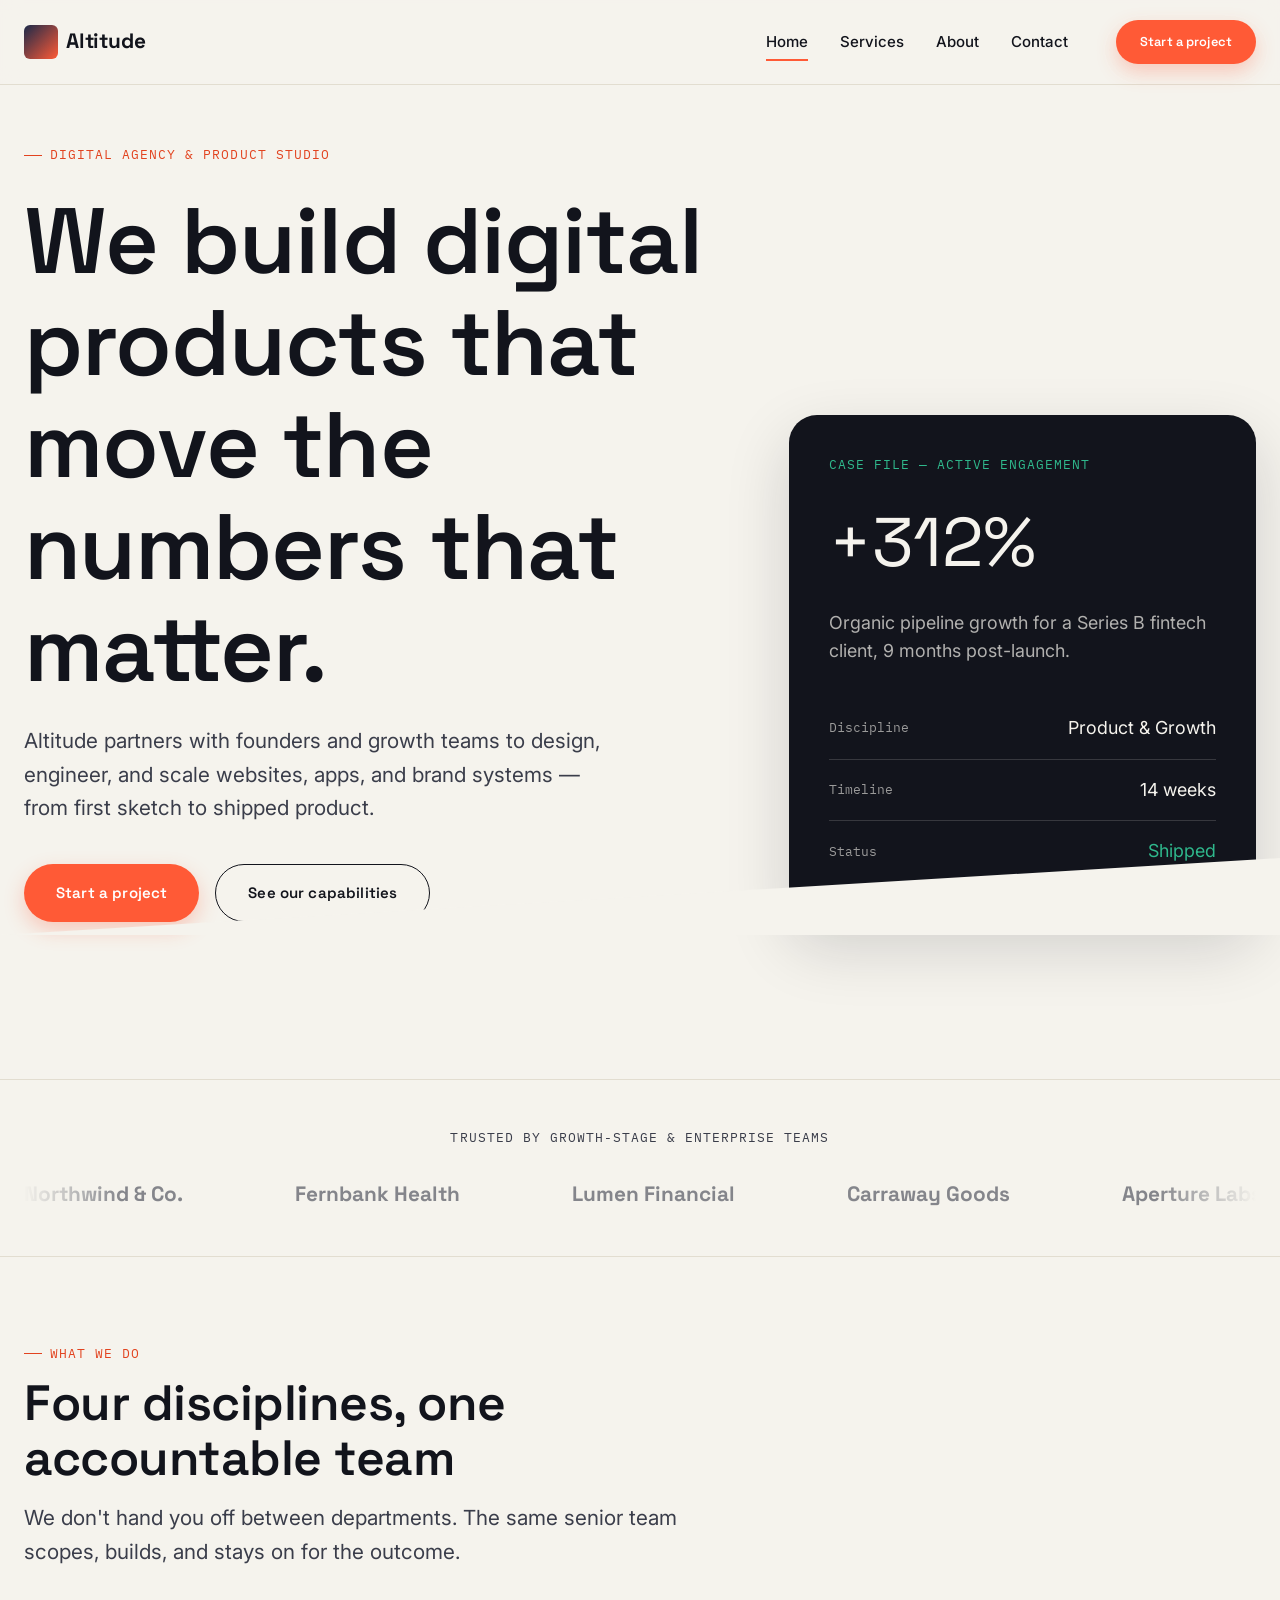
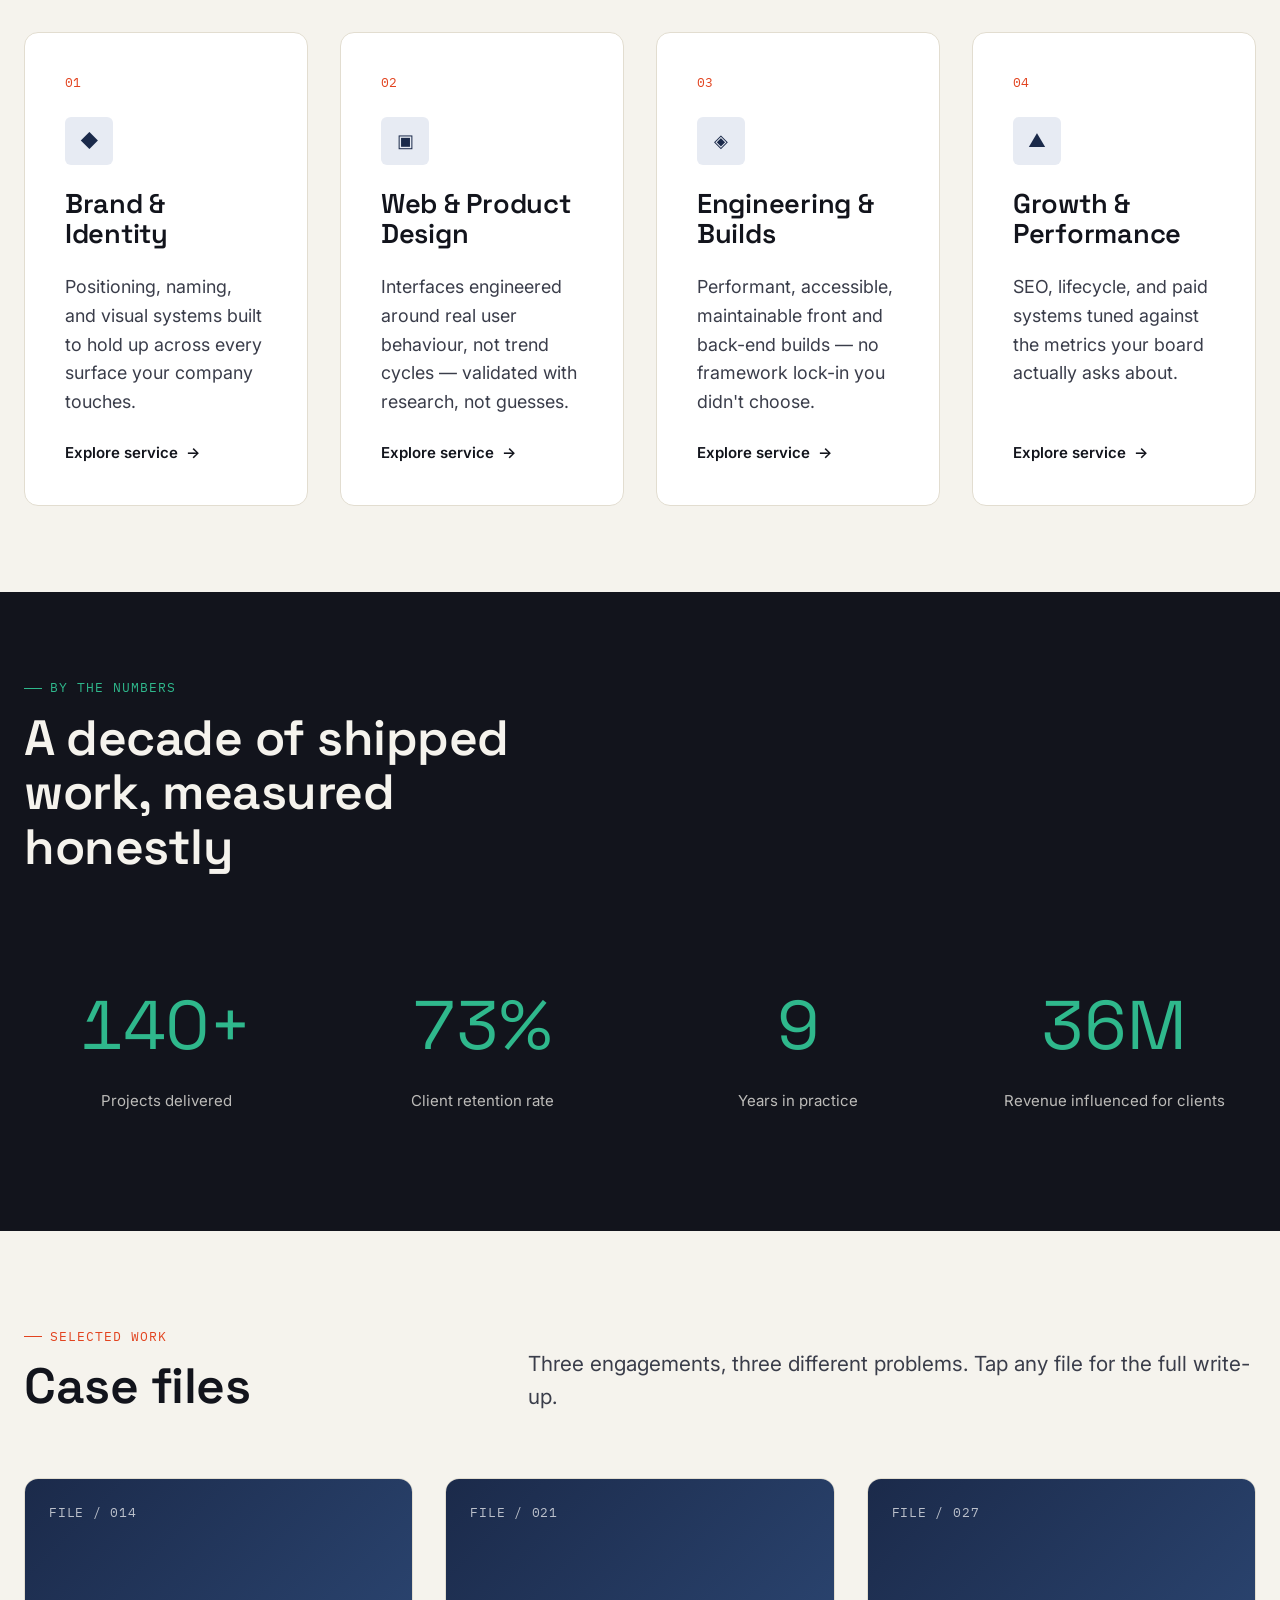
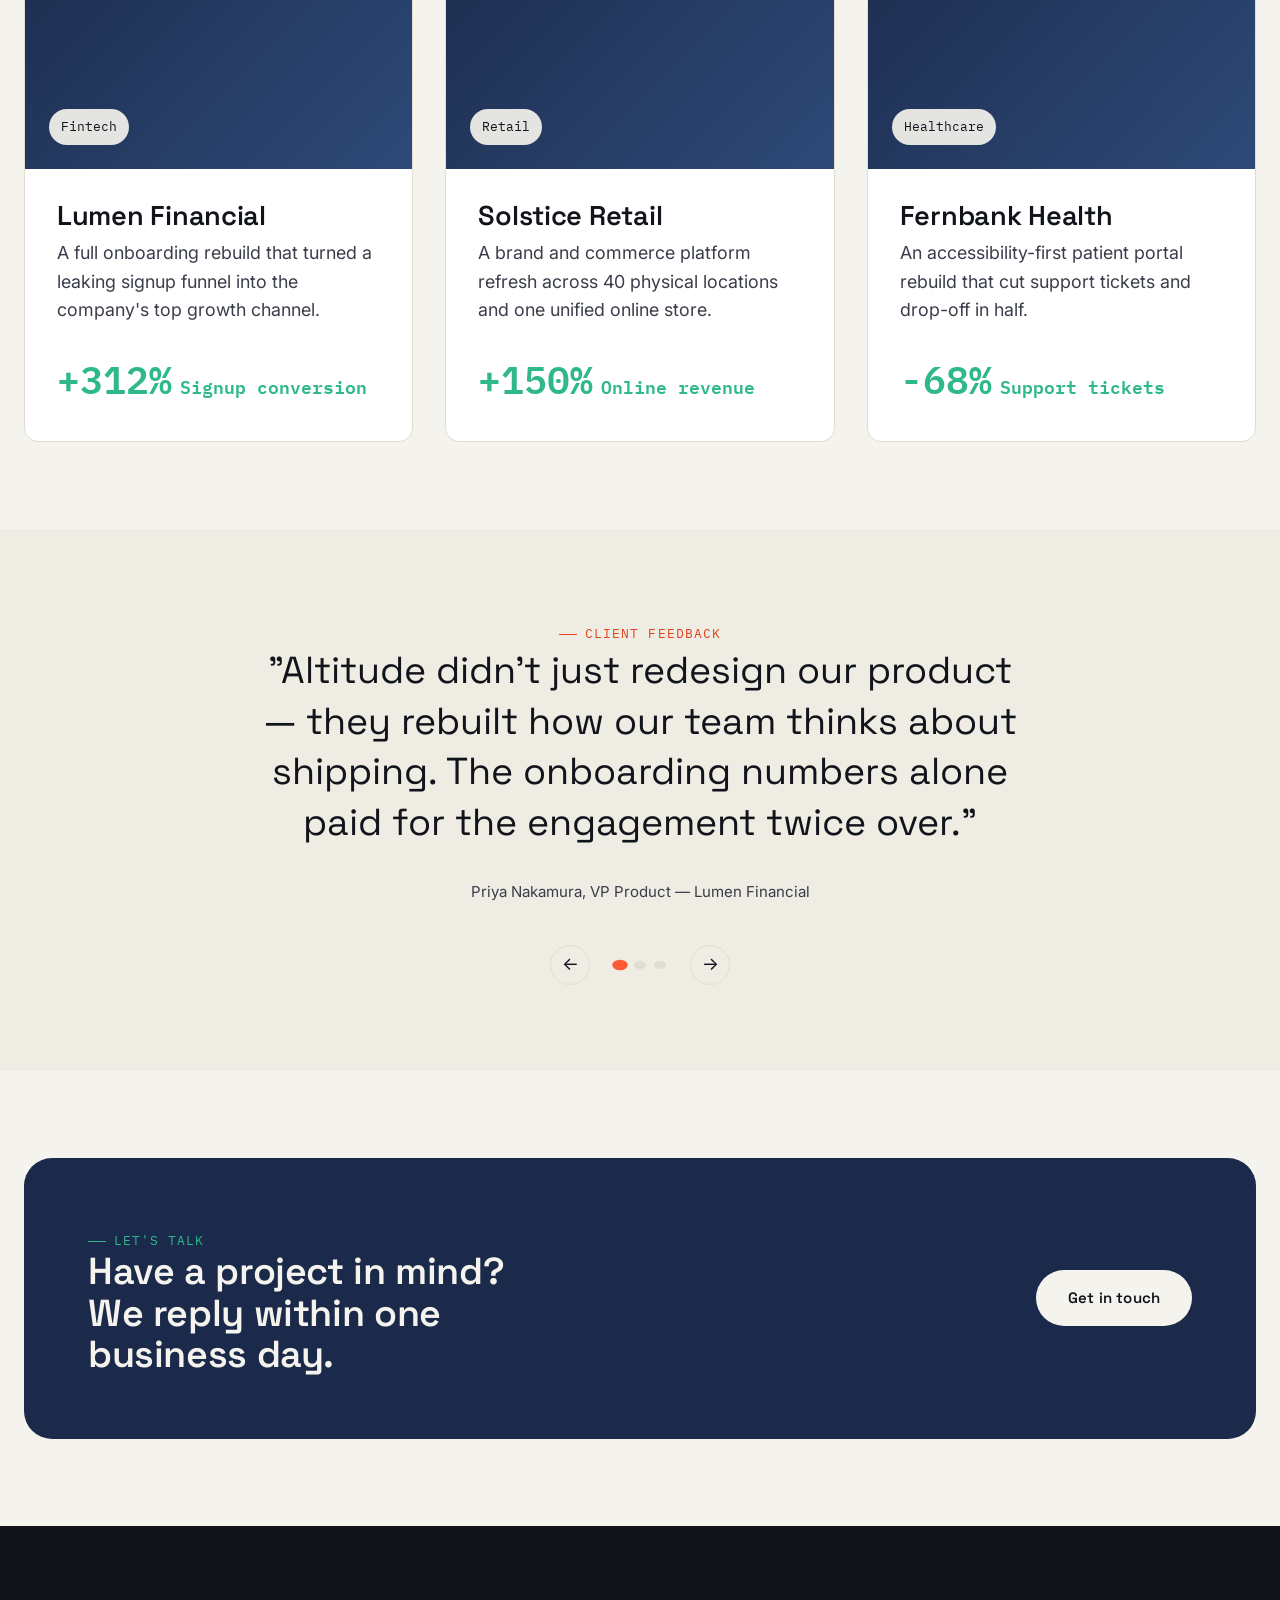
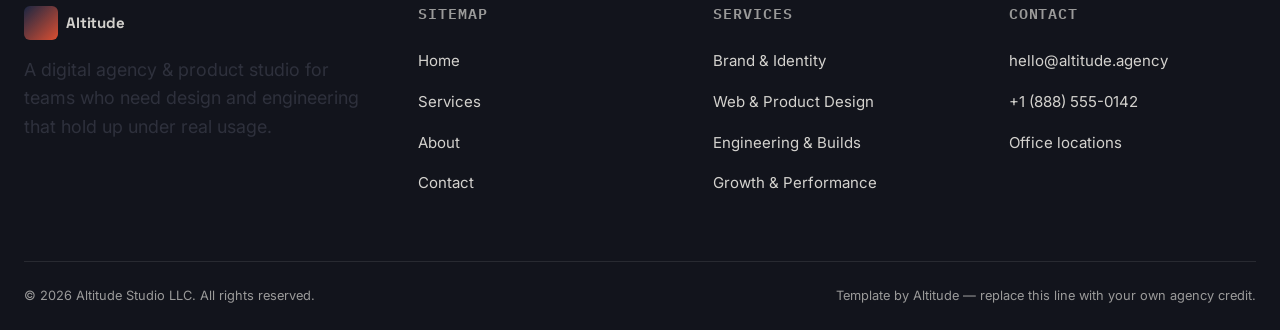
<file: index.html>
<!DOCTYPE html>
<html lang="en">
<head>
  <meta charset="UTF-8" />
  <meta name="viewport" content="width=device-width, initial-scale=1.0" />
  <title>Altitude — Digital Agency &amp; Product Studio</title>
  <meta name="description" content="Altitude is a digital agency that designs, builds, and scales web products, brands, and growth systems for ambitious companies." />
  <meta name="theme-color" content="#12141c" />
  <meta property="og:type" content="website" />
  <meta property="og:title" content="Altitude — Digital Agency &amp; Product Studio" />
  <meta property="og:description" content="A digital agency and product studio for ambitious teams, covering brand, product design, engineering, and growth." />
  <meta property="og:url" content="https://dev-muhadz.github.io/altitude-agency-template/" />
  <link rel="canonical" href="https://dev-muhadz.github.io/altitude-agency-template/" />
  <link rel="icon" href="favicon.svg" type="image/svg+xml" />

  <!-- Google Fonts: Space Grotesk (display), Inter (body), IBM Plex Mono (data/labels) -->
  <link rel="preconnect" href="https://fonts.googleapis.com" />
  <link rel="preconnect" href="https://fonts.gstatic.com" crossorigin />
  <link href="https://fonts.googleapis.com/css2?family=Space+Grotesk:wght@500;600;700&family=Inter:wght@400;500;600;700&family=IBM+Plex+Mono:wght@400;500&display=swap" rel="stylesheet" />

  <link rel="stylesheet" href="css/style.css" />
</head>
<body>

  <!-- Skip link: first focusable element, hidden until focused -->
  <a class="skip-link" href="#main">Skip to content</a>

  <!-- ======================================================================
       SITE HEADER — sticky, shared across all pages
       ====================================================================== -->
  <header class="site-header">
    <div class="container site-header__inner">
      <a href="index.html" class="logo" aria-label="Altitude home">
        <span class="logo__mark" aria-hidden="true"></span>
        Altitude
      </a>

      <nav class="nav" id="primary-nav" aria-label="Primary">
        <ul class="nav__list">
          <li><a href="index.html" aria-current="page">Home</a></li>
          <li><a href="services.html">Services</a></li>
          <li><a href="about.html">About</a></li>
          <li><a href="contact.html">Contact</a></li>
        </ul>
        <div class="nav__cta">
          <a href="contact.html" class="btn btn--primary btn--sm">Start a project</a>
        </div>
      </nav>

      <!-- Hamburger toggle — visible only below the desktop breakpoint -->
      <button class="nav-toggle" id="nav-toggle" aria-expanded="false" aria-controls="primary-nav" aria-label="Toggle navigation menu">
        <span class="nav-toggle__bar"></span>
        <span class="nav-toggle__bar"></span>
        <span class="nav-toggle__bar"></span>
      </button>
    </div>
  </header>

  <main id="main">

    <!-- ====================================================================
         HERO — headline + dual CTA, paired with a "case-file" style stat
         panel. This panel is the page's signature element.
         ==================================================================== -->
    <section class="hero">
      <div class="container">
        <div class="hero__grid">

          <div>
            <p class="eyebrow hero__tag">Digital agency &amp; product studio</p>
            <h1 class="hero__title">We build digital products that move the numbers that matter.</h1>
            <p class="hero__lede">Altitude partners with founders and growth teams to design, engineer, and scale websites, apps, and brand systems — from first sketch to shipped product.</p>

            <div class="hero__actions">
              <a href="contact.html" class="btn btn--primary">Start a project</a>
              <a href="services.html" class="btn btn--ghost">See our capabilities</a>
            </div>
          </div>

          <!-- Signature dossier panel: reads like a stamped project file -->
          <div class="hero__panel reveal">
            <p class="hero__panel-label">Case file — Active engagement</p>
            <div class="hero__panel-stat">+312%</div>
            <p class="text-muted" style="color: var(--color-paper); opacity:.7;">Organic pipeline growth for a Series B fintech client, 9 months post-launch.</p>
            <div>
              <div class="hero__panel-row">
                <span class="font-mono" style="font-size:var(--text-xs); opacity:.6;">Discipline</span>
                <span>Product &amp; Growth</span>
              </div>
              <div class="hero__panel-row">
                <span class="font-mono" style="font-size:var(--text-xs); opacity:.6;">Timeline</span>
                <span>14 weeks</span>
              </div>
              <div class="hero__panel-row">
                <span class="font-mono" style="font-size:var(--text-xs); opacity:.6;">Status</span>
                <span style="color: var(--color-mint);">Shipped</span>
              </div>
            </div>
          </div>

        </div>
      </div>
      <div class="diagonal-cut" aria-hidden="true"></div>
    </section>

    <!-- ====================================================================
         TRUST STRIP — client logo marquee (pure CSS animation, no JS)
         ==================================================================== -->
    <section class="trust">
      <div class="container">
        <p class="trust__label">Trusted by growth-stage &amp; enterprise teams</p>
        <div class="marquee">
          <div class="marquee__track">
            <span>Northwind &amp; Co.</span><span>Fernbank Health</span><span>Lumen Financial</span><span>Carraway Goods</span><span>Aperture Labs</span><span>Solstice Retail</span><span>Northwind &amp; Co.</span><span>Fernbank Health</span><span>Lumen Financial</span><span>Carraway Goods</span><span>Aperture Labs</span><span>Solstice Retail</span>
          </div>
        </div>
      </div>
    </section>

    <section class="section" id="services-overview">
      <div class="container">
        <div class="section-head">
          <p class="eyebrow">What we do</p>
          <h2 class="section-heading">Four disciplines, one accountable team</h2>
          <p class="section-lede">We don't hand you off between departments. The same senior team scopes, builds, and stays on for the outcome.</p>
        </div>
        <div class="grid grid--4">
          <article class="service-card reveal"><span class="service-card__index">01</span><span class="service-card__icon" aria-hidden="true">◆</span><h3>Brand &amp; Identity</h3><p class="text-muted">Positioning, naming, and visual systems built to hold up across every surface your company touches.</p><a href="services.html" class="service-card__link">Explore service <span class="arrow" aria-hidden="true">→</span></a></article>
          <article class="service-card reveal"><span class="service-card__index">02</span><span class="service-card__icon" aria-hidden="true">▣</span><h3>Web &amp; Product Design</h3><p class="text-muted">Interfaces engineered around real user behaviour, not trend cycles — validated with research, not guesses.</p><a href="services.html" class="service-card__link">Explore service <span class="arrow" aria-hidden="true">→</span></a></article>
          <article class="service-card reveal"><span class="service-card__index">03</span><span class="service-card__icon" aria-hidden="true">◈</span><h3>Engineering &amp; Builds</h3><p class="text-muted">Performant, accessible, maintainable front and back-end builds — no framework lock-in you didn't choose.</p><a href="services.html" class="service-card__link">Explore service <span class="arrow" aria-hidden="true">→</span></a></article>
          <article class="service-card reveal"><span class="service-card__index">04</span><span class="service-card__icon" aria-hidden="true">▲</span><h3>Growth &amp; Performance</h3><p class="text-muted">SEO, lifecycle, and paid systems tuned against the metrics your board actually asks about.</p><a href="services.html" class="service-card__link">Explore service <span class="arrow" aria-hidden="true">→</span></a></article>
        </div>
      </div>
    </section>

    <section class="section section--dark">
      <div class="container">
        <div class="section-head"><p class="eyebrow" style="color: var(--color-mint);">By the numbers</p><h2 class="section-heading">A decade of shipped work, measured honestly</h2></div>
        <div class="stats">
          <div class="stat"><div class="stat__value" data-counter-target="180" data-counter-suffix="+">0</div><p class="stat__label">Projects delivered</p></div>
          <div class="stat"><div class="stat__value" data-counter-target="94" data-counter-suffix="%">0</div><p class="stat__label">Client retention rate</p></div>
          <div class="stat"><div class="stat__value" data-counter-target="12" data-counter-suffix="">0</div><p class="stat__label">Years in practice</p></div>
          <div class="stat"><div class="stat__value" data-counter-target="46" data-counter-suffix="M">0</div><p class="stat__label">Revenue influenced for clients</p></div>
        </div>
      </div>
    </section>

    <section class="section" id="case-studies">
      <div class="container">
        <div class="section-head section-head--split"><div><p class="eyebrow">Selected work</p><h2 class="section-heading">Case files</h2></div><p class="section-lede" style="margin-top:0;">Three engagements, three different problems. Tap any file for the full write-up.</p></div>
        <div class="grid grid--3">
          <article class="case-card reveal" data-modal-trigger data-modal-type="case-study" data-tag="Fintech · Product" data-name="Lumen Financial: rebuilding trust at scale" data-role="Product design, engineering &amp; growth — 14 week engagement" data-bio="Lumen came to us after a rushed MVP launch stalled at 2% conversion. We rebuilt the onboarding flow around a single guided task, restructured the information architecture, and shipped a design system the internal team still uses today. The result was a compounding lift in signups that held steady well past launch." data-photo-initials="LF"><div class="case-card__media"><span class="case-card__file-no font-mono">FILE / 014</span><span class="case-card__tag">Fintech</span></div><div class="case-card__body"><h3>Lumen Financial</h3><p class="text-muted">A full onboarding rebuild that turned a leaking signup funnel into the company's top growth channel.</p><div class="case-card__metric" data-metric="+312%" data-metric-label="Signup conversion"><span class="case-card__metric-value">+312%</span><span>Signup conversion</span></div></div></article>
          <article class="case-card reveal" data-modal-trigger data-modal-type="case-study" data-tag="Retail · Brand" data-name="Solstice Retail: a brand system for 40 stores" data-role="Brand identity &amp; web platform — 10 week engagement" data-bio="Solstice was opening its 40th storefront with a brand identity that hadn't changed since store one. We rebuilt the identity system, packaging language, and e-commerce platform in parallel, giving their internal marketing team a toolkit that scaled without a design department." data-photo-initials="SR"><div class="case-card__media"><span class="case-card__file-no font-mono">FILE / 021</span><span class="case-card__tag">Retail</span></div><div class="case-card__body"><h3>Solstice Retail</h3><p class="text-muted">A brand and commerce platform refresh across 40 physical locations and one unified online store.</p><div class="case-card__metric" data-metric="+150%" data-metric-label="Online revenue"><span class="case-card__metric-value">+150%</span><span>Online revenue</span></div></div></article>
          <article class="case-card reveal" data-modal-trigger data-modal-type="case-study" data-tag="Healthcare · Engineering" data-name="Fernbank Health: a portal patients actually use" data-role="Engineering &amp; accessibility audit — 18 week engagement" data-bio="Fernbank's patient portal had a 61% drop-off rate at account creation. We re-engineered the front end for WCAG 2.2 AA compliance, cut form fields by half, and rebuilt the appointment scheduler as a progressive web app. Support tickets related to the portal dropped by two-thirds within a quarter." data-photo-initials="FH"><div class="case-card__media"><span class="case-card__file-no font-mono">FILE / 027</span><span class="case-card__tag">Healthcare</span></div><div class="case-card__body"><h3>Fernbank Health</h3><p class="text-muted">An accessibility-first patient portal rebuild that cut support tickets and drop-off in half.</p><div class="case-card__metric" data-metric="-68%" data-metric-label="Support tickets"><span class="case-card__metric-value">-68%</span><span>Support tickets</span></div></div></article>
        </div>
      </div>
    </section>

    <section class="section section--alt">
      <div class="container"><div class="testimonial-slider"><p class="eyebrow" style="justify-content:center;">Client feedback</p><div class="testimonial-slider__track"><div class="testimonial-slide"><blockquote>"Altitude didn't just redesign our product — they rebuilt how our team thinks about shipping. The onboarding numbers alone paid for the engagement twice over."</blockquote><cite>Priya Nakamura, VP Product — Lumen Financial</cite></div><div class="testimonial-slide"><blockquote>"We've worked with three agencies before Altitude. They're the first one that treated our brand guidelines as a real deliverable instead of a PDF nobody opens."</blockquote><cite>Marcus Webb, CMO — Solstice Retail</cite></div><div class="testimonial-slide"><blockquote>"The accessibility work alone would have taken our internal team a year. Altitude shipped it in eighteen weeks without slowing anything else down."</blockquote><cite>Dana Okafor, Director of Engineering — Fernbank Health</cite></div></div><div class="testimonial-slider__controls"><button class="testimonial-arrow" data-testimonial-prev aria-label="Previous testimonial">←</button><div class="testimonial-dots" role="tablist" aria-label="Choose testimonial"></div><button class="testimonial-arrow" data-testimonial-next aria-label="Next testimonial">→</button></div></div></div>
    </section>

    <section class="section"><div class="container"><div class="contact-teaser reveal"><div><p class="eyebrow" style="color: var(--color-mint);">Let's talk</p><h2>Have a project in mind? We reply within one business day.</h2></div><a href="contact.html" class="btn btn--light">Get in touch</a></div></div></section>
  </main>

  <div class="modal-overlay" id="modal-overlay" aria-hidden="true"><div class="modal" role="dialog" aria-modal="true" aria-labelledby="modal-title"><button class="modal-close" aria-label="Close dialog">✕</button><p class="eyebrow" data-field="eyebrow"></p><div class="modal__media" data-field="media" style="display:flex; align-items:center; justify-content:center; font-family:var(--font-display); font-size:var(--text-3xl); color:#fff;"></div><h3 class="modal__title" id="modal-title" data-field="title"></h3><p class="modal__subtitle" data-field="subtitle"></p><div class="modal__body" data-field="body"></div><div class="modal__metrics" data-field="metrics"></div></div></div>

  <footer class="site-footer"><div class="container"><div class="footer-grid"><div><a href="index.html" class="logo" style="color:var(--color-paper);"><span class="logo__mark" aria-hidden="true"></span>Altitude</a><p class="text-muted" style="margin-top: var(--space-4); max-width: 32ch; opacity:.7;">A digital agency &amp; product studio for teams who need design and engineering that hold up under real usage.</p></div><div><h4>Sitemap</h4><ul><li><a href="index.html">Home</a></li><li><a href="services.html">Services</a></li><li><a href="about.html">About</a></li><li><a href="contact.html">Contact</a></li></ul></div><div><h4>Services</h4><ul><li><a href="services.html">Brand &amp; Identity</a></li><li><a href="services.html">Web &amp; Product Design</a></li><li><a href="services.html">Engineering &amp; Builds</a></li><li><a href="services.html">Growth &amp; Performance</a></li></ul></div><div><h4>Contact</h4><ul><li><a href="mailto:hello@altitude.agency">hello@altitude.agency</a></li><li><a href="tel:+18885550142">+1 (888) 555-0142</a></li><li><a href="contact.html">Office locations</a></li></ul></div></div><div class="footer-bottom"><span>© 2026 Altitude Studio LLC. All rights reserved.</span><span>Template by Altitude — replace this line with your own agency credit.</span></div></div></footer>

  <script src="js/main.js"></script>
</body>
</html>
</file>
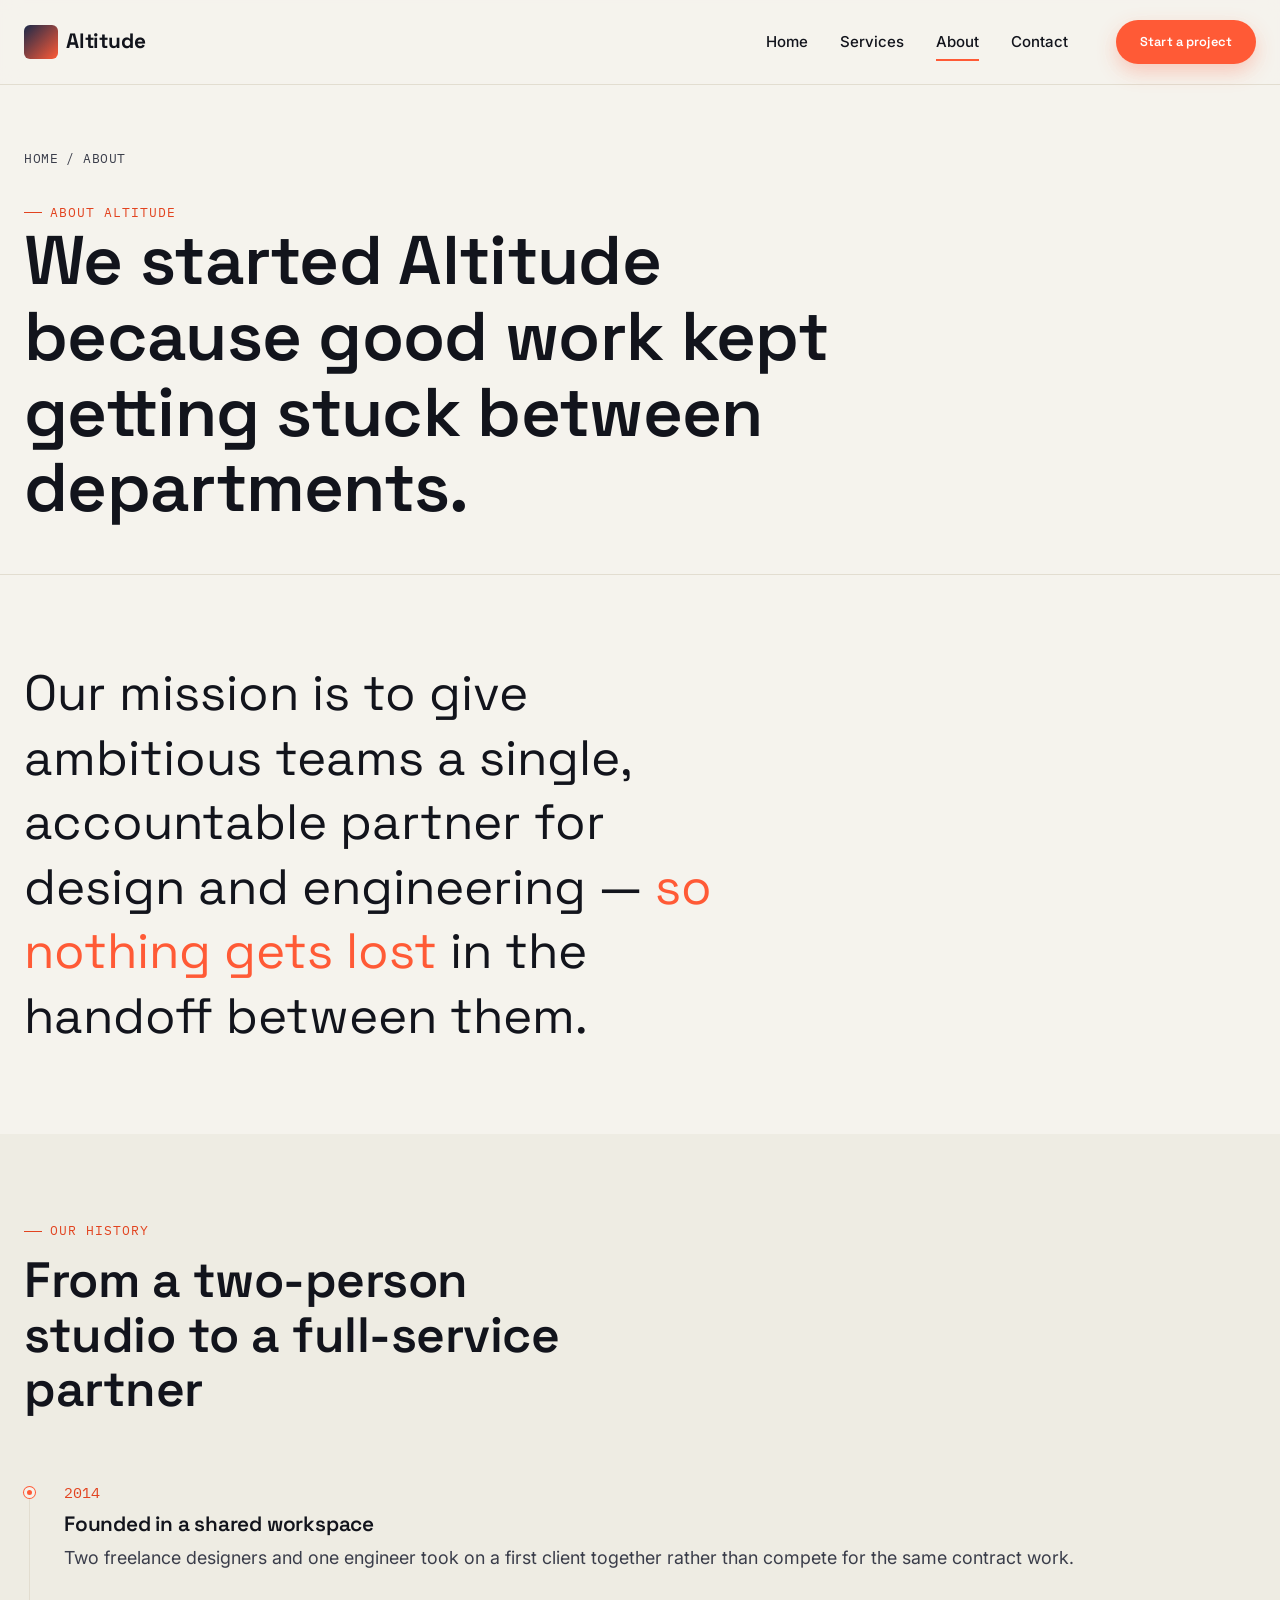
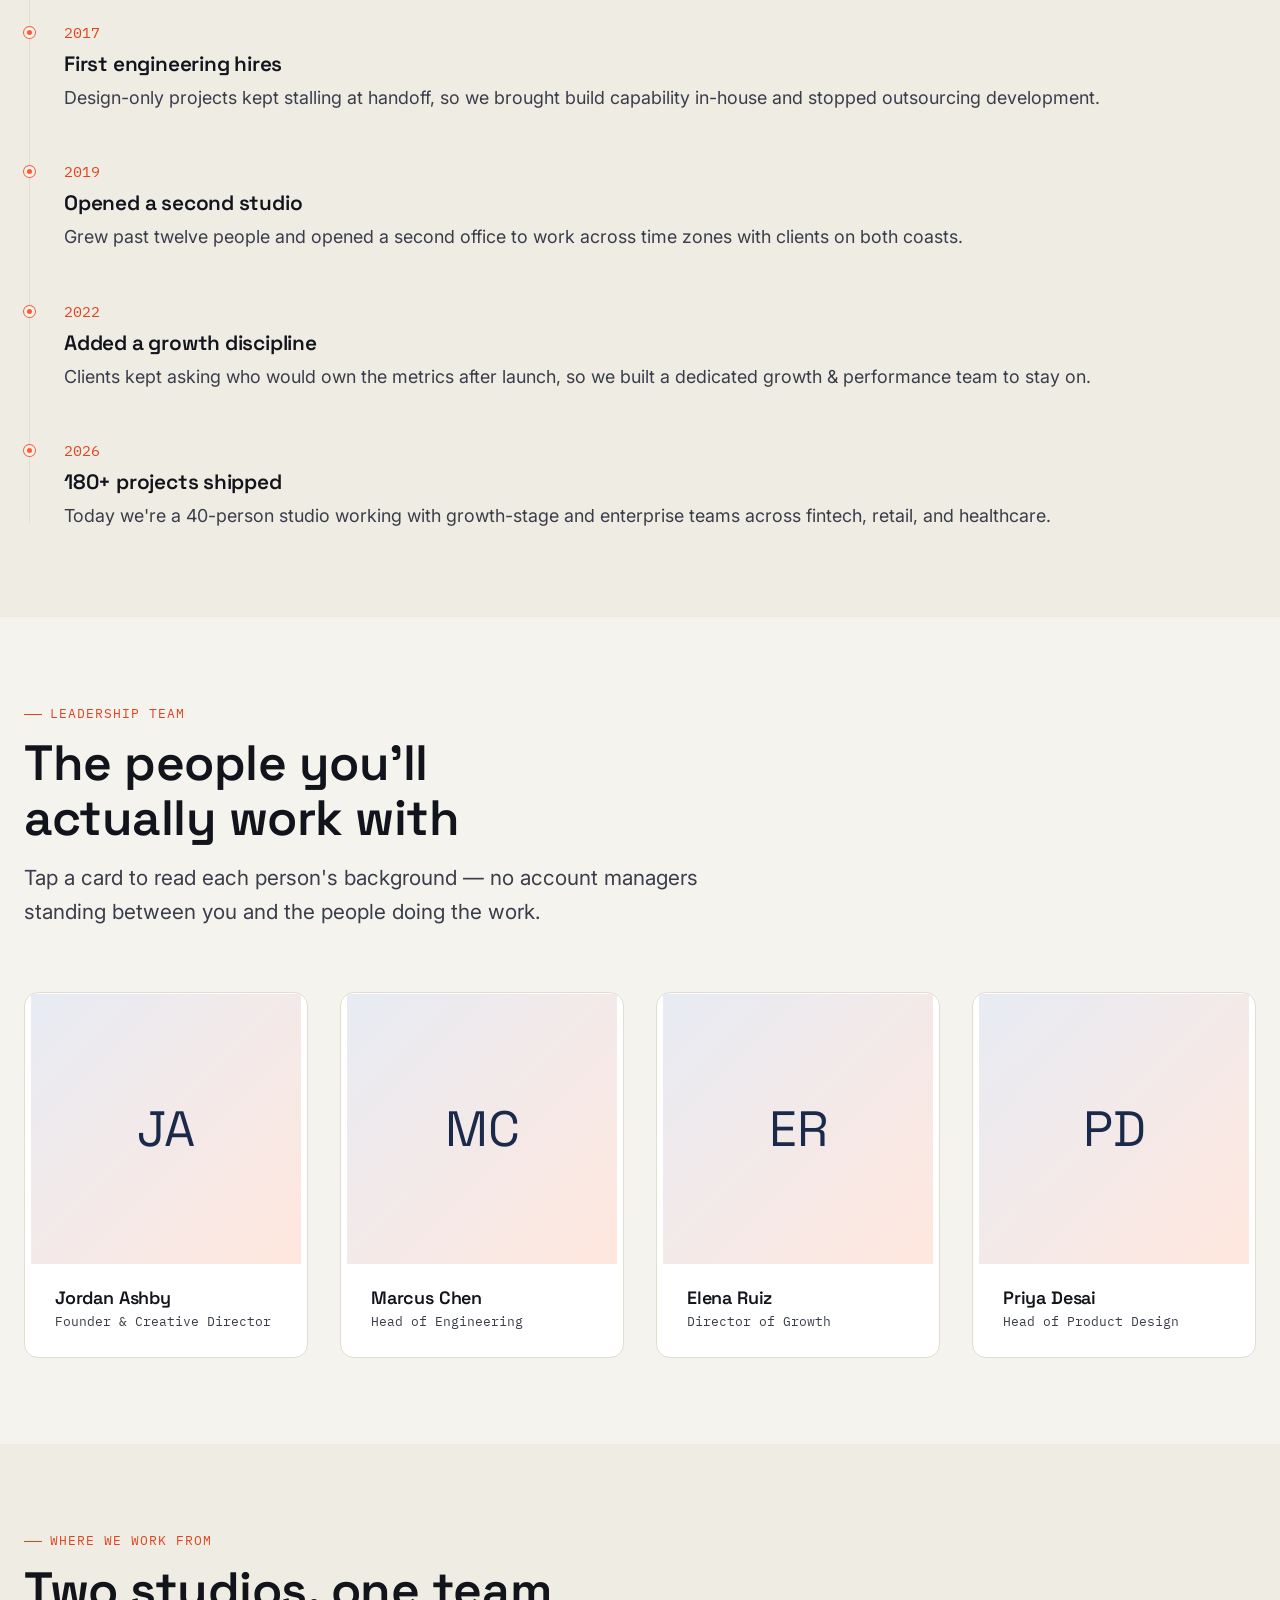
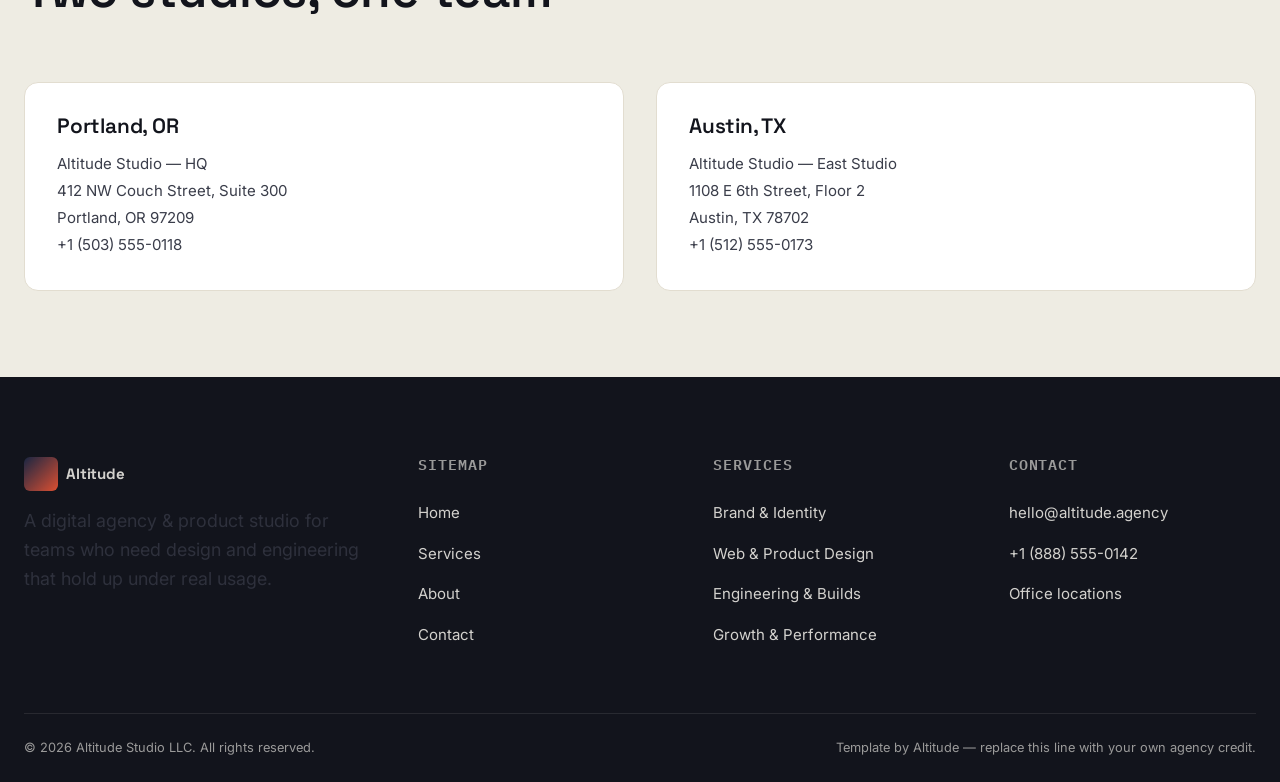
<file: about.html>
<!DOCTYPE html>
<html lang="en">
<head>
  <meta charset="UTF-8" />
  <meta name="viewport" content="width=device-width, initial-scale=1.0" />
  <title>About &amp; Team — Altitude</title>
  <meta name="description" content="Meet the team behind Altitude, our history since 2014, and the offices we work from." />
  <meta name="theme-color" content="#12141c" />
  <meta property="og:type" content="website" />
  <meta property="og:title" content="About &amp; Team — Altitude" />
  <meta property="og:description" content="Meet the team behind Altitude, our history since 2014, and the offices we work from." />
  <meta property="og:url" content="https://dev-muhadz.github.io/altitude-agency-template/about.html" />
  <link rel="canonical" href="https://dev-muhadz.github.io/altitude-agency-template/about.html" />
  <link rel="icon" href="favicon.svg" type="image/svg+xml" />

  <link rel="preconnect" href="https://fonts.googleapis.com" />
  <link rel="preconnect" href="https://fonts.gstatic.com" crossorigin />
  <link href="https://fonts.googleapis.com/css2?family=Space+Grotesk:wght@500;600;700&family=Inter:wght@400;500;600;700&family=IBM+Plex+Mono:wght@400;500&display=swap" rel="stylesheet" />

  <link rel="stylesheet" href="css/style.css" />
</head>
<body>

  <a class="skip-link" href="#main">Skip to content</a>

  <header class="site-header">
    <div class="container site-header__inner">
      <a href="index.html" class="logo" aria-label="Altitude home">
        <span class="logo__mark" aria-hidden="true"></span>
        Altitude
      </a>

      <nav class="nav" id="primary-nav" aria-label="Primary">
        <ul class="nav__list">
          <li><a href="index.html">Home</a></li>
          <li><a href="services.html">Services</a></li>
          <li><a href="about.html" aria-current="page">About</a></li>
          <li><a href="contact.html">Contact</a></li>
        </ul>
        <div class="nav__cta">
          <a href="contact.html" class="btn btn--primary btn--sm">Start a project</a>
        </div>
      </nav>

      <button class="nav-toggle" id="nav-toggle" aria-expanded="false" aria-controls="primary-nav" aria-label="Toggle navigation menu">
        <span class="nav-toggle__bar"></span>
        <span class="nav-toggle__bar"></span>
        <span class="nav-toggle__bar"></span>
      </button>
    </div>
  </header>

  <main id="main">

    <section class="page-header">
      <div class="container">
        <p class="breadcrumb"><a href="index.html">Home</a> / About</p>
        <p class="eyebrow">About Altitude</p>
        <h1>We started Altitude because good work kept getting stuck between departments.</h1>
      </div>
    </section>

    <section class="section">
      <div class="container">
        <p class="mission-statement reveal">Our mission is to give ambitious teams a single, accountable partner for design and engineering — <em>so nothing gets lost</em> in the handoff between them.</p>
      </div>
    </section>

    <section class="section section--alt" id="history">
      <div class="container">
        <div class="section-head">
          <p class="eyebrow">Our history</p>
          <h2 class="section-heading">From a two-person studio to a full-service partner</h2>
        </div>

        <div class="timeline">
          <div class="timeline-item reveal"><p class="timeline-item__year">2014</p><h3>Founded in a shared workspace</h3><p class="text-muted">Two freelance designers and one engineer took on a first client together rather than compete for the same contract work.</p></div>
          <div class="timeline-item reveal"><p class="timeline-item__year">2017</p><h3>First engineering hires</h3><p class="text-muted">Design-only projects kept stalling at handoff, so we brought build capability in-house and stopped outsourcing development.</p></div>
          <div class="timeline-item reveal"><p class="timeline-item__year">2019</p><h3>Opened a second studio</h3><p class="text-muted">Grew past twelve people and opened a second office to work across time zones with clients on both coasts.</p></div>
          <div class="timeline-item reveal"><p class="timeline-item__year">2022</p><h3>Added a growth discipline</h3><p class="text-muted">Clients kept asking who would own the metrics after launch, so we built a dedicated growth &amp; performance team to stay on.</p></div>
          <div class="timeline-item reveal"><p class="timeline-item__year">2026</p><h3>180+ projects shipped</h3><p class="text-muted">Today we're a 40-person studio working with growth-stage and enterprise teams across fintech, retail, and healthcare.</p></div>
        </div>
      </div>
    </section>

    <section class="section" id="team">
      <div class="container">
        <div class="section-head">
          <p class="eyebrow">Leadership team</p>
          <h2 class="section-heading">The people you'll actually work with</h2>
          <p class="section-lede">Tap a card to read each person's background — no account managers standing between you and the people doing the work.</p>
        </div>

        <div class="grid grid--4">
          <button class="team-card reveal" data-modal-trigger data-modal-type="team" data-name="Jordan Ashby" data-role="Founder &amp; Creative Director" data-bio="Jordan started Altitude in 2014 after eight years leading design at two Bay Area product startups. She still reviews every brand and product engagement personally before it ships, and teaches a design systems workshop each spring." data-photo-initials="JA"><div class="team-card__photo" aria-hidden="true">JA</div><div class="team-card__body"><h3>Jordan Ashby</h3><p class="team-card__role">Founder &amp; Creative Director</p></div></button>
          <button class="team-card reveal" data-modal-trigger data-modal-type="team" data-name="Marcus Chen" data-role="Head of Engineering" data-bio="Marcus leads the engineering team and sets technical standards across every build. Before Altitude, he was a staff engineer at a healthcare infrastructure company, which is where his obsession with accessibility compliance started." data-photo-initials="MC"><div class="team-card__photo" aria-hidden="true">MC</div><div class="team-card__body"><h3>Marcus Chen</h3><p class="team-card__role">Head of Engineering</p></div></button>
          <button class="team-card reveal" data-modal-trigger data-modal-type="team" data-name="Elena Ruiz" data-role="Director of Growth" data-bio="Elena built and led the lifecycle marketing function at two DTC brands before joining Altitude to start the growth discipline in 2022. She works from data first, and is the person clients call when they want the honest read on a metric." data-photo-initials="ER"><div class="team-card__photo" aria-hidden="true">ER</div><div class="team-card__body"><h3>Elena Ruiz</h3><p class="team-card__role">Director of Growth</p></div></button>
          <button class="team-card reveal" data-modal-trigger data-modal-type="team" data-name="Priya Desai" data-role="Head of Product Design" data-bio="Priya leads the product design practice and personally runs usability testing on every major release. She previously worked in-house at two fintech companies and brings that regulatory fluency to every client engagement." data-photo-initials="PD"><div class="team-card__photo" aria-hidden="true">PD</div><div class="team-card__body"><h3>Priya Desai</h3><p class="team-card__role">Head of Product Design</p></div></button>
        </div>
      </div>
    </section>

    <section class="section section--alt" id="offices">
      <div class="container">
        <div class="section-head"><p class="eyebrow">Where we work from</p><h2 class="section-heading">Two studios, one team</h2></div>
        <div class="grid grid--2">
          <div class="office-card reveal"><h3 class="office-card__city">Portland, OR</h3><address>Altitude Studio — HQ<br />412 NW Couch Street, Suite 300<br />Portland, OR 97209<br /><a href="tel:+15035550118">+1 (503) 555-0118</a></address></div>
          <div class="office-card reveal"><h3 class="office-card__city">Austin, TX</h3><address>Altitude Studio — East Studio<br />1108 E 6th Street, Floor 2<br />Austin, TX 78702<br /><a href="tel:+15125550173">+1 (512) 555-0173</a></address></div>
        </div>
      </div>
    </section>

  </main>

  <div class="modal-overlay" id="modal-overlay" aria-hidden="true">
    <div class="modal" role="dialog" aria-modal="true" aria-labelledby="modal-title">
      <button class="modal-close" aria-label="Close dialog">✕</button>
      <p class="eyebrow" data-field="eyebrow"></p>
      <div class="modal__media" data-field="media" style="display:flex; align-items:center; justify-content:center; font-family:var(--font-display); font-size:var(--text-3xl); color:#fff;"></div>
      <h3 class="modal__title" id="modal-title" data-field="title"></h3>
      <p class="modal__subtitle" data-field="subtitle"></p>
      <div class="modal__body" data-field="body"></div>
      <div class="modal__metrics" data-field="metrics"></div>
    </div>
  </div>

  <footer class="site-footer">
    <div class="container">
      <div class="footer-grid">
        <div><a href="index.html" class="logo" style="color:var(--color-paper);"><span class="logo__mark" aria-hidden="true"></span>Altitude</a><p class="text-muted" style="margin-top: var(--space-4); max-width: 32ch; opacity:.7;">A digital agency &amp; product studio for teams who need design and engineering that hold up under real usage.</p></div>
        <div><h4>Sitemap</h4><ul><li><a href="index.html">Home</a></li><li><a href="services.html">Services</a></li><li><a href="about.html">About</a></li><li><a href="contact.html">Contact</a></li></ul></div>
        <div><h4>Services</h4><ul><li><a href="services.html">Brand &amp; Identity</a></li><li><a href="services.html">Web &amp; Product Design</a></li><li><a href="services.html">Engineering &amp; Builds</a></li><li><a href="services.html">Growth &amp; Performance</a></li></ul></div>
        <div><h4>Contact</h4><ul><li><a href="mailto:hello@altitude.agency">hello@altitude.agency</a></li><li><a href="tel:+18885550142">+1 (888) 555-0142</a></li><li><a href="contact.html">Office locations</a></li></ul></div>
      </div>
      <div class="footer-bottom"><span>© 2026 Altitude Studio LLC. All rights reserved.</span><span>Template by Altitude — replace this line with your own agency credit.</span></div>
    </div>
  </footer>

  <script src="js/main.js"></script>
</body>
</html>
</file>
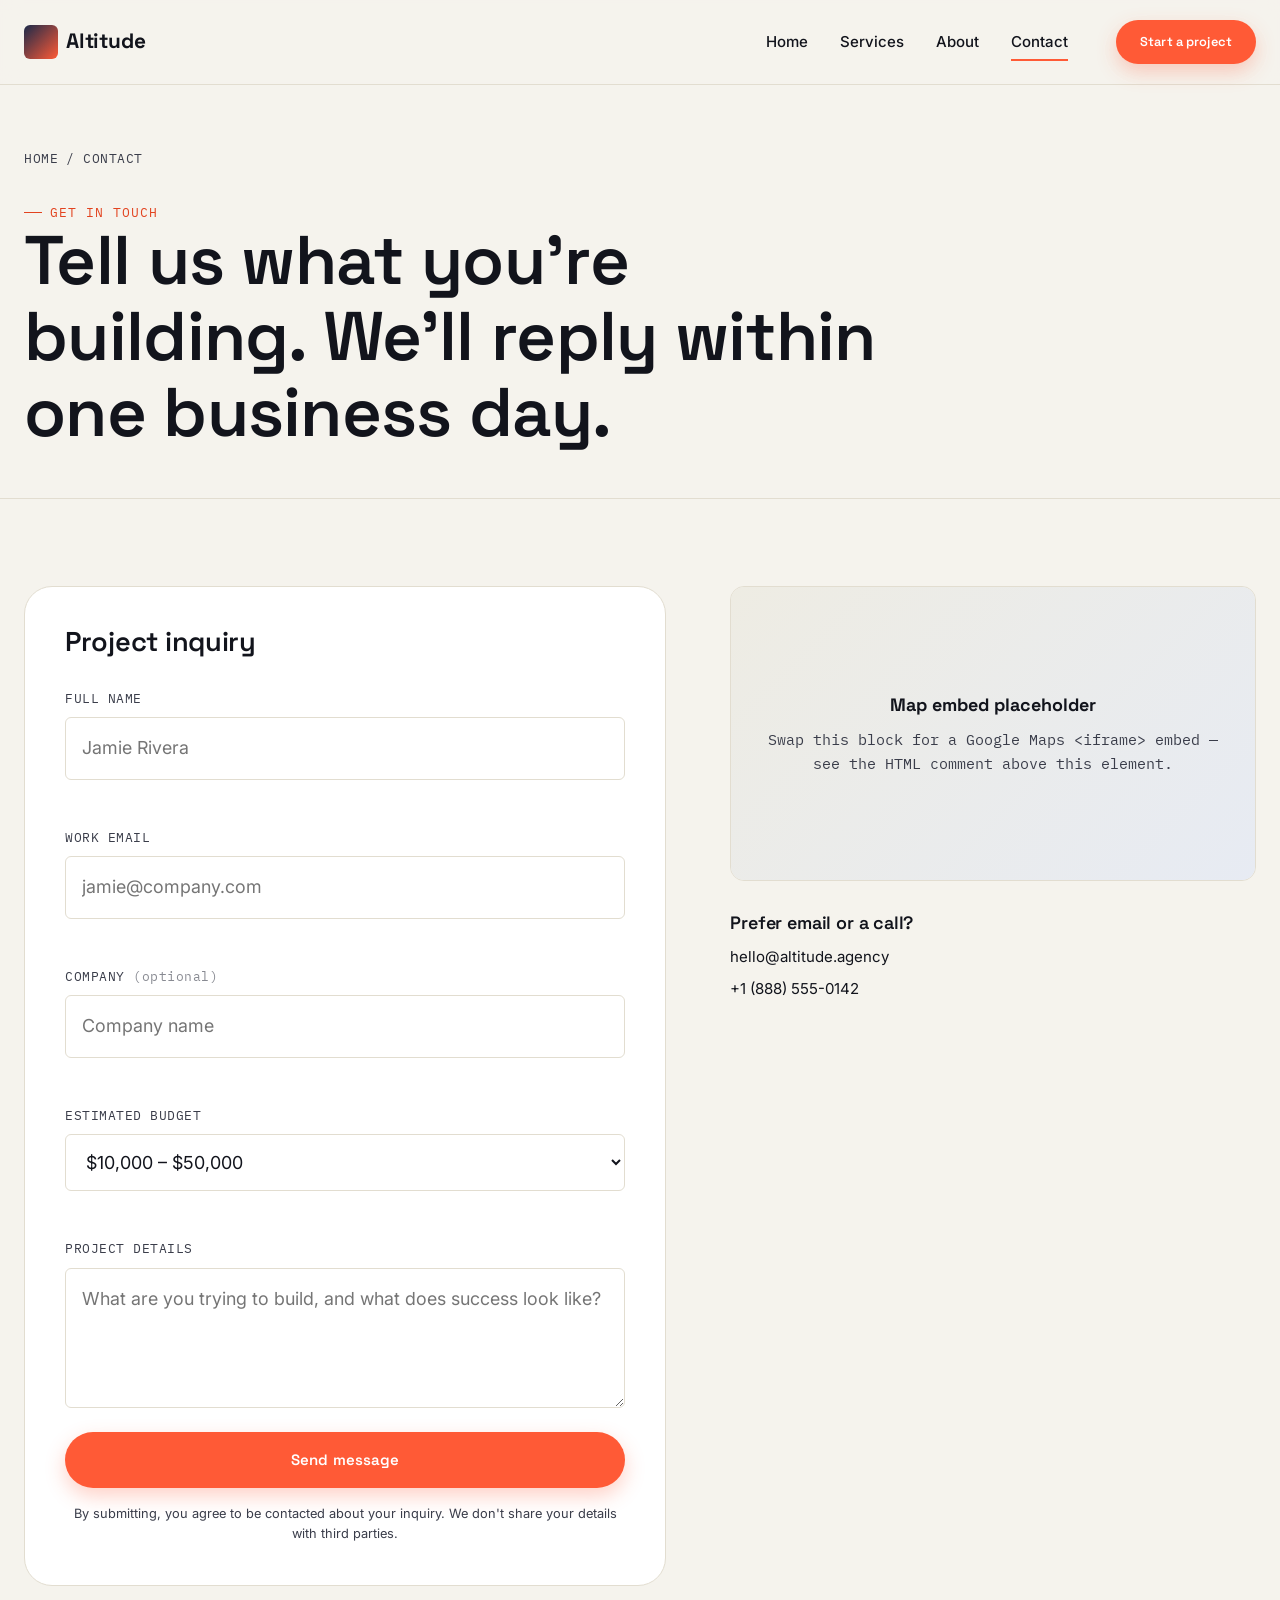
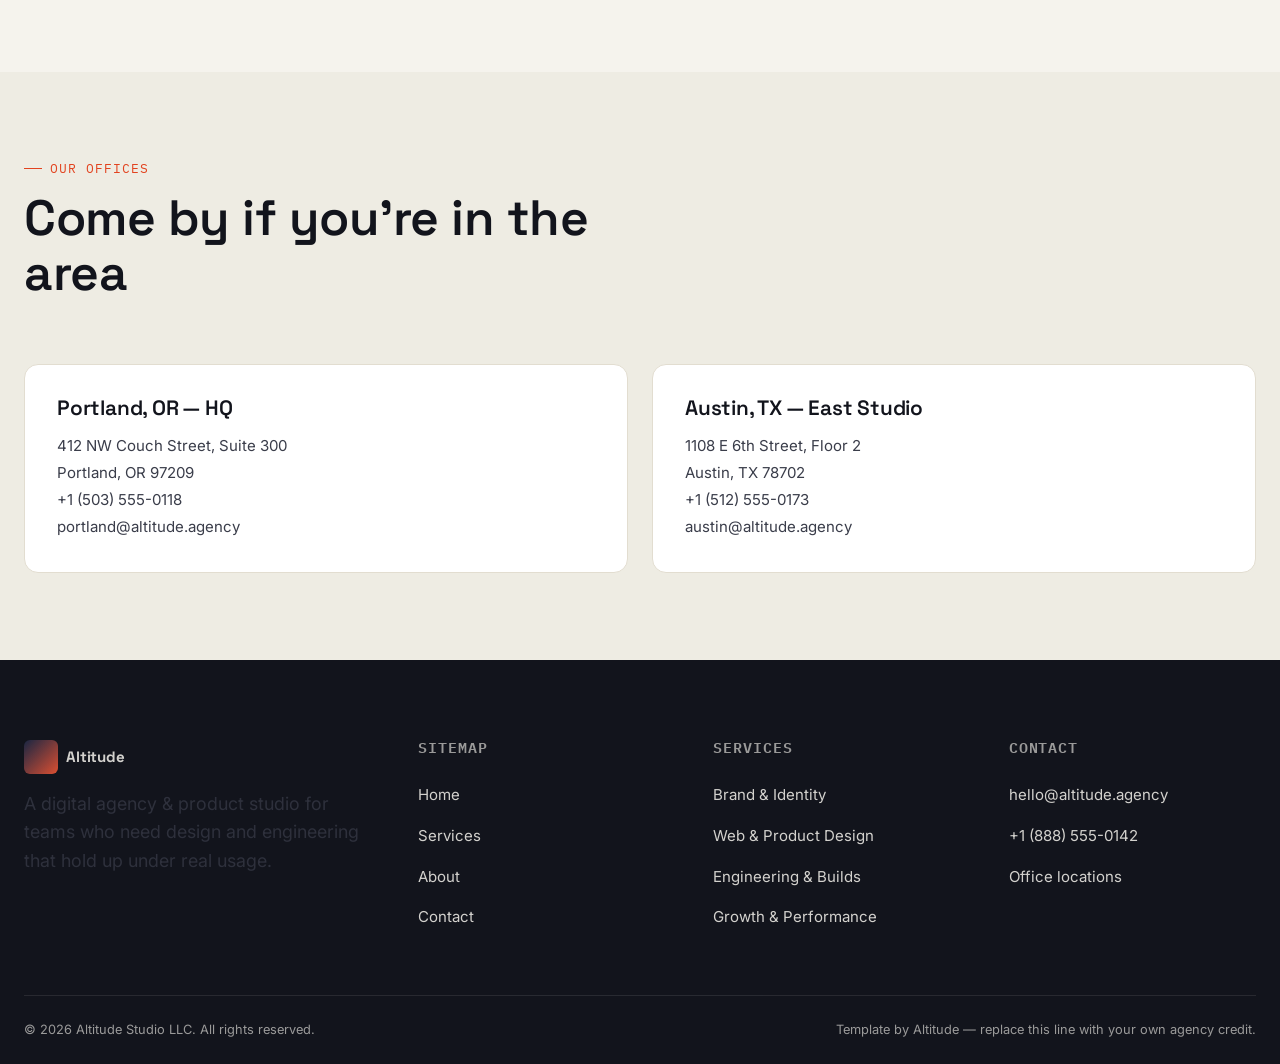
<file: contact.html>
<!DOCTYPE html>
<html lang="en">
<head>
  <meta charset="UTF-8" />
  <meta name="viewport" content="width=device-width, initial-scale=1.0" />
  <title>Contact — Altitude</title>
  <meta name="description" content="Start a project with Altitude. Tell us about your goals and we'll reply within one business day." />
  <meta name="theme-color" content="#12141c" />
  <meta property="og:type" content="website" />
  <meta property="og:title" content="Contact Altitude — Start a Project" />
  <meta property="og:description" content="Tell Altitude about your next digital product, website, brand, or growth project." />
  <meta property="og:url" content="https://dev-muhadz.github.io/altitude-agency-template/contact.html" />
  <link rel="canonical" href="https://dev-muhadz.github.io/altitude-agency-template/contact.html" />
  <link rel="icon" href="favicon.svg" type="image/svg+xml" />

  <link rel="preconnect" href="https://fonts.googleapis.com" />
  <link rel="preconnect" href="https://fonts.gstatic.com" crossorigin />
  <link href="https://fonts.googleapis.com/css2?family=Space+Grotesk:wght@500;600;700&family=Inter:wght@400;500;600;700&family=IBM+Plex+Mono:wght@400;500&display=swap" rel="stylesheet" />

  <link rel="stylesheet" href="css/style.css" />
</head>
<body>

  <a class="skip-link" href="#main">Skip to content</a>

  <header class="site-header">
    <div class="container site-header__inner">
      <a href="index.html" class="logo" aria-label="Altitude home"><span class="logo__mark" aria-hidden="true"></span>Altitude</a>
      <nav class="nav" id="primary-nav" aria-label="Primary">
        <ul class="nav__list"><li><a href="index.html">Home</a></li><li><a href="services.html">Services</a></li><li><a href="about.html">About</a></li><li><a href="contact.html" aria-current="page">Contact</a></li></ul>
        <div class="nav__cta"><a href="contact.html" class="btn btn--primary btn--sm">Start a project</a></div>
      </nav>
      <button class="nav-toggle" id="nav-toggle" aria-expanded="false" aria-controls="primary-nav" aria-label="Toggle navigation menu"><span class="nav-toggle__bar"></span><span class="nav-toggle__bar"></span><span class="nav-toggle__bar"></span></button>
    </div>
  </header>

  <main id="main">
    <section class="page-header"><div class="container"><p class="breadcrumb"><a href="index.html">Home</a> / Contact</p><p class="eyebrow">Get in touch</p><h1>Tell us what you're building. We'll reply within one business day.</h1></div></section>

    <section class="section"><div class="container"><div class="contact-layout">
      <div class="contact-form-panel reveal">
        <h2 style="font-size: var(--text-xl); margin-bottom: var(--space-6);">Project inquiry</h2>
        <div class="form-status" role="status" aria-live="polite"></div>
        <form id="contact-form" novalidate>
          <div class="form-row">
            <div class="field"><label for="name">Full name</label><input type="text" id="name" name="name" placeholder="Jamie Rivera" autocomplete="name" required /><span class="field-error" role="alert">Please enter your full name.</span></div>
            <div class="field"><label for="email">Work email</label><input type="email" id="email" name="email" placeholder="jamie@company.com" autocomplete="email" required /><span class="field-error" role="alert">Please enter a valid email address.</span></div>
            <div class="field"><label for="company">Company <span style="text-transform:none; opacity:.6;">(optional)</span></label><input type="text" id="company" name="company" placeholder="Company name" autocomplete="organization" /></div>
            <div class="field"><label for="budget">Estimated budget</label><select id="budget" name="budget"><option value="under-10k">Under $10,000</option><option value="10k-50k" selected>$10,000 – $50,000</option><option value="50k-150k">$50,000 – $150,000</option><option value="150k-plus">$150,000+</option></select></div>
            <div class="field"><label for="message">Project details</label><textarea id="message" name="message" placeholder="What are you trying to build, and what does success look like?" required></textarea><span class="field-error" role="alert">Tell us a little more (10 characters minimum).</span></div>
          </div>
          <button type="submit" class="btn btn--primary btn--block">Send message</button>
          <p class="field-hint" style="text-align:center; margin-top: var(--space-4);">By submitting, you agree to be contacted about your inquiry. We don't share your details with third parties.</p>
        </form>
      </div>

      <div>
        <div class="map-embed reveal"><div class="map-placeholder"><strong style="font-family: var(--font-display); font-size: var(--text-base); color: var(--color-ink);">Map embed placeholder</strong><span>Swap this block for a Google Maps &lt;iframe&gt; embed — see the HTML comment above this element.</span></div></div>
        <div style="margin-top: var(--space-6);"><h3 style="font-size: var(--text-base); margin-bottom: var(--space-3);">Prefer email or a call?</h3><ul style="display:flex; flex-direction:column; gap: var(--space-2); font-size: var(--text-sm);"><li><a href="mailto:hello@altitude.agency">hello@altitude.agency</a></li><li><a href="tel:+18885550142">+1 (888) 555-0142</a></li></ul></div>
      </div>
    </div></div></section>

    <section class="section section--alt" id="offices"><div class="container"><div class="section-head"><p class="eyebrow">Our offices</p><h2 class="section-heading">Come by if you're in the area</h2></div><div class="office-cards">
      <div class="office-card reveal"><h3 class="office-card__city">Portland, OR — HQ</h3><address>412 NW Couch Street, Suite 300<br />Portland, OR 97209<br /><a href="tel:+15035550118">+1 (503) 555-0118</a><br /><a href="mailto:portland@altitude.agency">portland@altitude.agency</a></address></div>
      <div class="office-card reveal"><h3 class="office-card__city">Austin, TX — East Studio</h3><address>1108 E 6th Street, Floor 2<br />Austin, TX 78702<br /><a href="tel:+15125550173">+1 (512) 555-0173</a><br /><a href="mailto:austin@altitude.agency">austin@altitude.agency</a></address></div>
    </div></div></section>
  </main>

  <footer class="site-footer"><div class="container"><div class="footer-grid">
    <div><a href="index.html" class="logo" style="color:var(--color-paper);"><span class="logo__mark" aria-hidden="true"></span>Altitude</a><p class="text-muted" style="margin-top: var(--space-4); max-width: 32ch; opacity:.7;">A digital agency &amp; product studio for teams who need design and engineering that hold up under real usage.</p></div>
    <div><h4>Sitemap</h4><ul><li><a href="index.html">Home</a></li><li><a href="services.html">Services</a></li><li><a href="about.html">About</a></li><li><a href="contact.html">Contact</a></li></ul></div>
    <div><h4>Services</h4><ul><li><a href="services.html">Brand &amp; Identity</a></li><li><a href="services.html">Web &amp; Product Design</a></li><li><a href="services.html">Engineering &amp; Builds</a></li><li><a href="services.html">Growth &amp; Performance</a></li></ul></div>
    <div><h4>Contact</h4><ul><li><a href="mailto:hello@altitude.agency">hello@altitude.agency</a></li><li><a href="tel:+18885550142">+1 (888) 555-0142</a></li><li><a href="contact.html">Office locations</a></li></ul></div>
  </div><div class="footer-bottom"><span>© 2026 Altitude Studio LLC. All rights reserved.</span><span>Template by Altitude — replace this line with your own agency credit.</span></div></div></footer>
  <script src="js/main.js"></script>
</body>
</html>
</file>
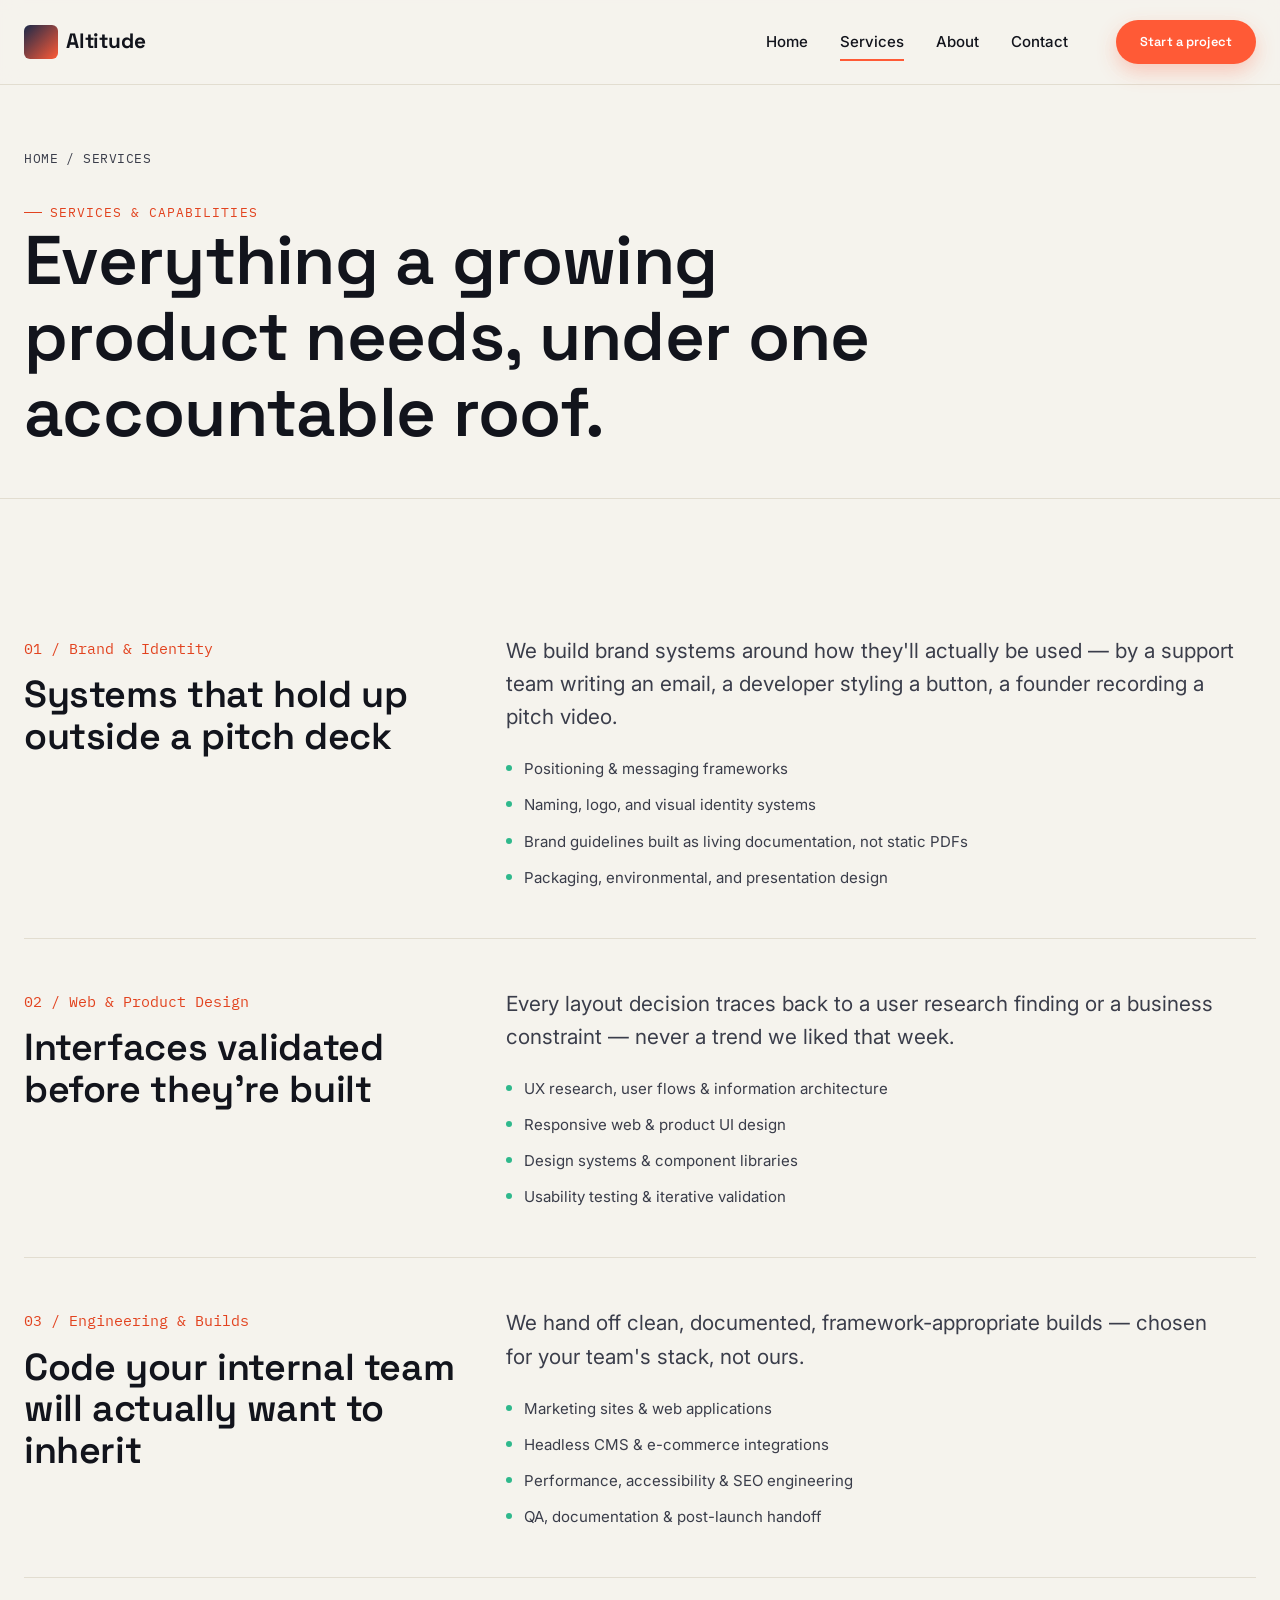
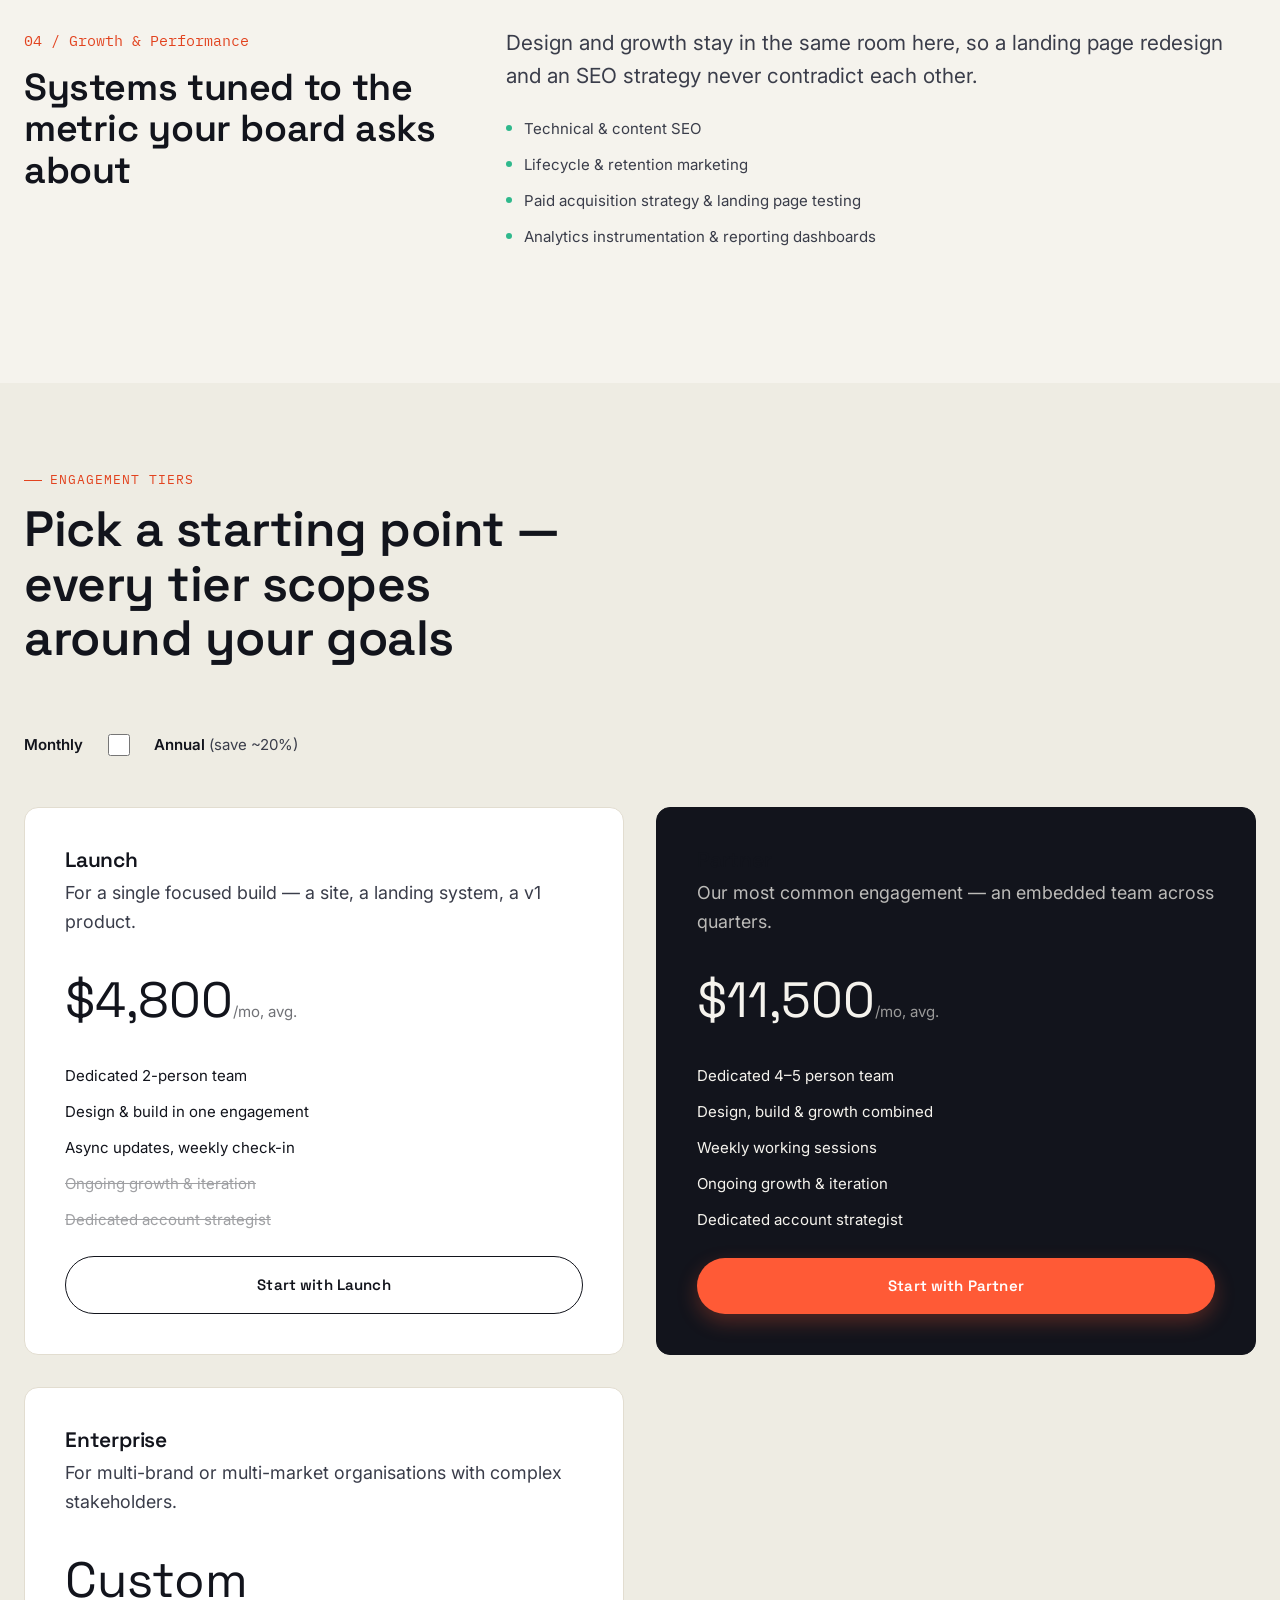
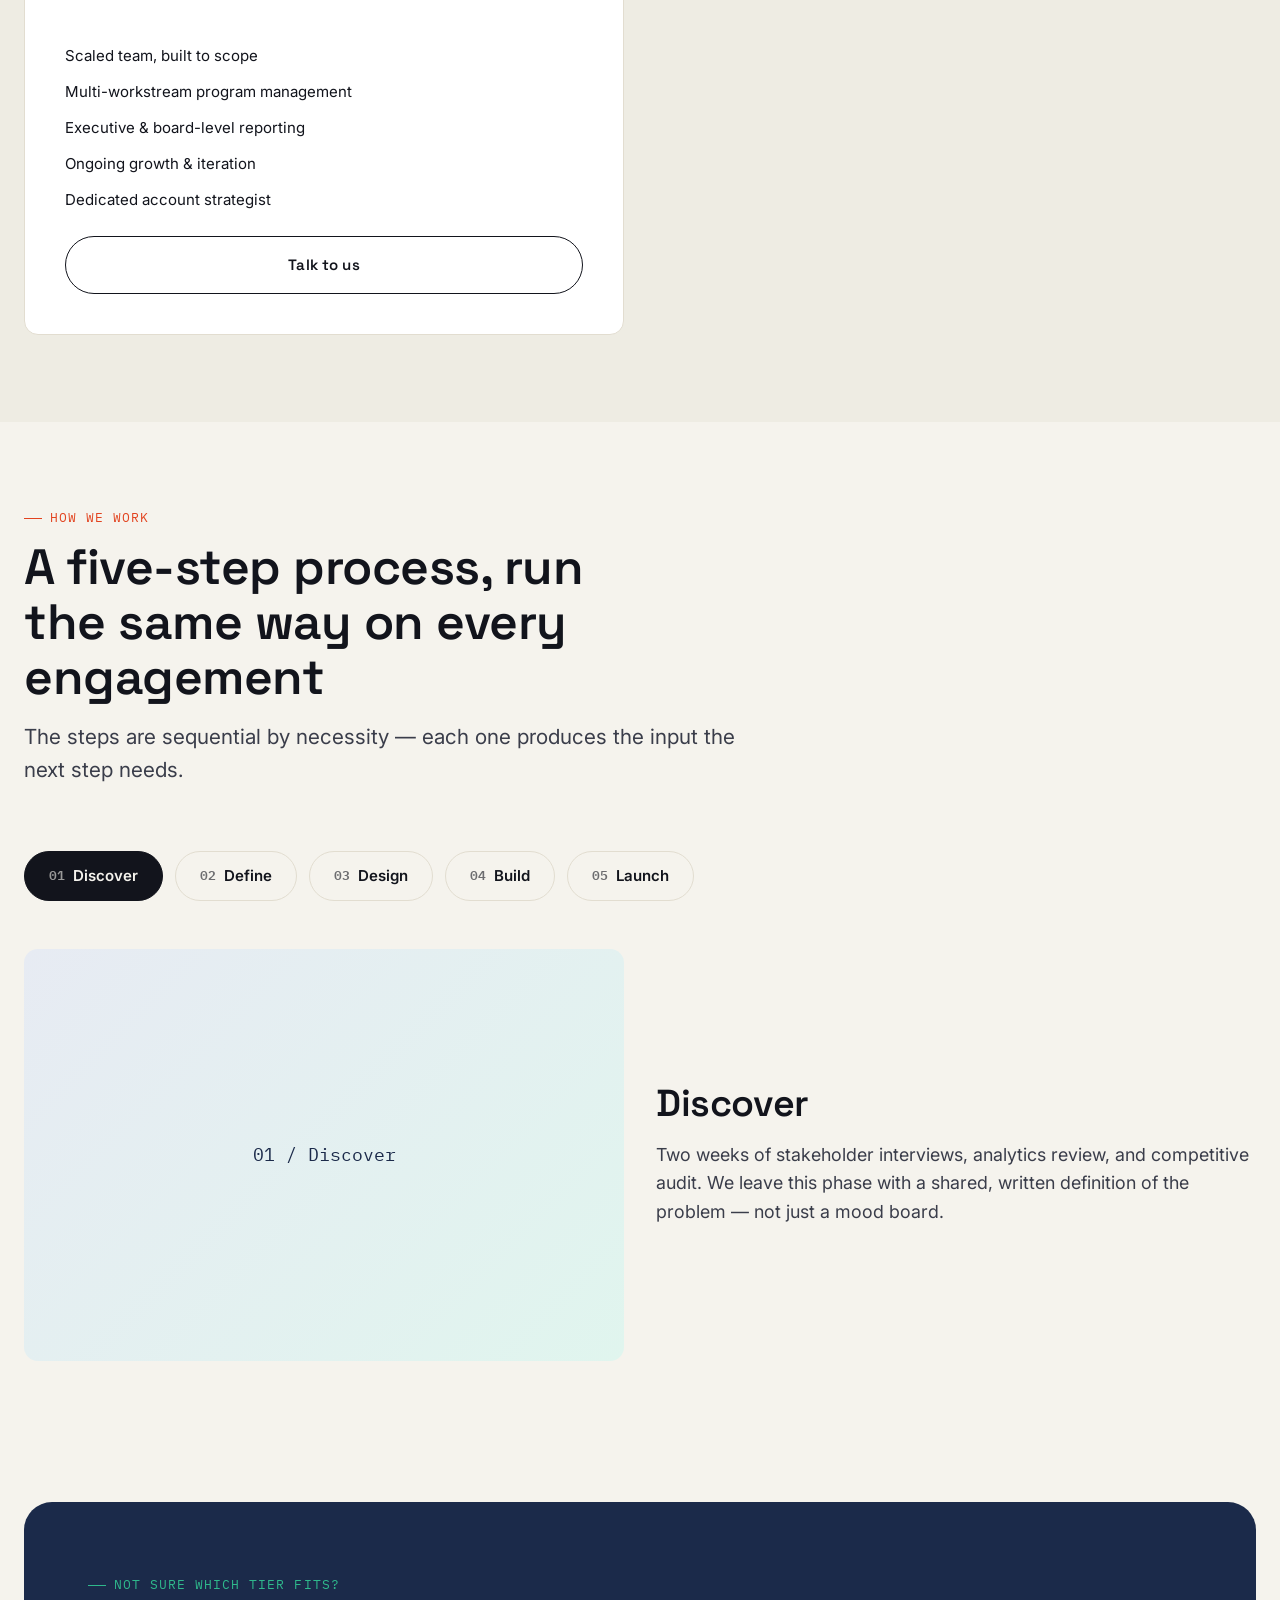
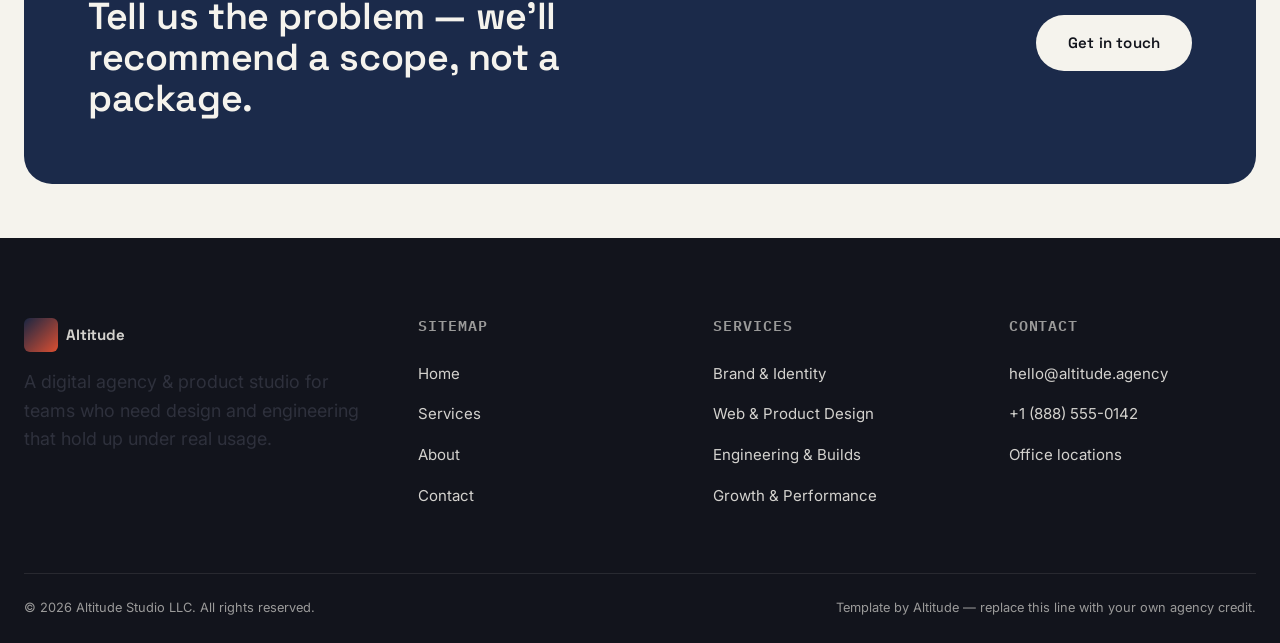
<file: services.html>
<!DOCTYPE html>
<html lang="en">
<head>
  <meta charset="UTF-8" />
  <meta name="viewport" content="width=device-width, initial-scale=1.0" />
  <title>Services &amp; Capabilities — Altitude</title>
  <meta name="description" content="Explore Altitude's service disciplines, engagement tiers, and the step-by-step process we run on every project." />
  <meta name="theme-color" content="#12141c" />
  <meta property="og:type" content="website" />
  <meta property="og:title" content="Services &amp; Capabilities — Altitude" />
  <meta property="og:description" content="Explore Altitude's service disciplines, engagement tiers, and the step-by-step process we run on every project." />
  <meta property="og:url" content="https://dev-muhadz.github.io/altitude-agency-template/services.html" />
  <link rel="canonical" href="https://dev-muhadz.github.io/altitude-agency-template/services.html" />
  <link rel="icon" href="favicon.svg" type="image/svg+xml" />

  <link rel="preconnect" href="https://fonts.googleapis.com" />
  <link rel="preconnect" href="https://fonts.gstatic.com" crossorigin />
  <link href="https://fonts.googleapis.com/css2?family=Space+Grotesk:wght@500;600;700&family=Inter:wght@400;500;600;700&family=IBM+Plex+Mono:wght@400;500&display=swap" rel="stylesheet" />
  <link rel="stylesheet" href="css/style.css" />
</head>
<body>

  <a class="skip-link" href="#main">Skip to content</a>
  <header class="site-header"><div class="container site-header__inner">
    <a href="index.html" class="logo" aria-label="Altitude home"><span class="logo__mark" aria-hidden="true"></span>Altitude</a>
    <nav class="nav" id="primary-nav" aria-label="Primary"><ul class="nav__list"><li><a href="index.html">Home</a></li><li><a href="services.html" aria-current="page">Services</a></li><li><a href="about.html">About</a></li><li><a href="contact.html">Contact</a></li></ul><div class="nav__cta"><a href="contact.html" class="btn btn--primary btn--sm">Start a project</a></div></nav>
    <button class="nav-toggle" id="nav-toggle" aria-expanded="false" aria-controls="primary-nav" aria-label="Toggle navigation menu"><span class="nav-toggle__bar"></span><span class="nav-toggle__bar"></span><span class="nav-toggle__bar"></span></button>
  </div></header>

  <main id="main">
    <section class="page-header"><div class="container"><p class="breadcrumb"><a href="index.html">Home</a> / Services</p><p class="eyebrow">Services &amp; capabilities</p><h1>Everything a growing product needs, under one accountable roof.</h1></div></section>

    <section class="section" id="capabilities"><div class="container">
      <div class="capability reveal" id="brand-identity"><div><span class="capability__index font-mono">01 / Brand &amp; Identity</span><h2 style="margin-top: var(--space-3); font-size: var(--text-2xl);">Systems that hold up outside a pitch deck</h2></div><div><p class="section-lede" style="margin-top:0;">We build brand systems around how they'll actually be used — by a support team writing an email, a developer styling a button, a founder recording a pitch video.</p><ul class="capability__list"><li>Positioning &amp; messaging frameworks</li><li>Naming, logo, and visual identity systems</li><li>Brand guidelines built as living documentation, not static PDFs</li><li>Packaging, environmental, and presentation design</li></ul></div></div>
      <div class="capability reveal" id="web-product-design"><div><span class="capability__index font-mono">02 / Web &amp; Product Design</span><h2 style="margin-top: var(--space-3); font-size: var(--text-2xl);">Interfaces validated before they're built</h2></div><div><p class="section-lede" style="margin-top:0;">Every layout decision traces back to a user research finding or a business constraint — never a trend we liked that week.</p><ul class="capability__list"><li>UX research, user flows &amp; information architecture</li><li>Responsive web &amp; product UI design</li><li>Design systems &amp; component libraries</li><li>Usability testing &amp; iterative validation</li></ul></div></div>
      <div class="capability reveal" id="engineering-builds"><div><span class="capability__index font-mono">03 / Engineering &amp; Builds</span><h2 style="margin-top: var(--space-3); font-size: var(--text-2xl);">Code your internal team will actually want to inherit</h2></div><div><p class="section-lede" style="margin-top:0;">We hand off clean, documented, framework-appropriate builds — chosen for your team's stack, not ours.</p><ul class="capability__list"><li>Marketing sites &amp; web applications</li><li>Headless CMS &amp; e-commerce integrations</li><li>Performance, accessibility &amp; SEO engineering</li><li>QA, documentation &amp; post-launch handoff</li></ul></div></div>
      <div class="capability reveal" id="growth-performance"><div><span class="capability__index font-mono">04 / Growth &amp; Performance</span><h2 style="margin-top: var(--space-3); font-size: var(--text-2xl);">Systems tuned to the metric your board asks about</h2></div><div><p class="section-lede" style="margin-top:0;">Design and growth stay in the same room here, so a landing page redesign and an SEO strategy never contradict each other.</p><ul class="capability__list"><li>Technical &amp; content SEO</li><li>Lifecycle &amp; retention marketing</li><li>Paid acquisition strategy &amp; landing page testing</li><li>Analytics instrumentation &amp; reporting dashboards</li></ul></div></div>
    </div></section>

    <section class="section section--alt" id="engagement-tiers"><div class="container"><div class="section-head"><p class="eyebrow">Engagement tiers</p><h2 class="section-heading">Pick a starting point — every tier scopes around your goals</h2></div>
      <label style="display:inline-flex; align-items:center; gap: var(--space-3); margin-bottom: var(--space-8); font-size: var(--text-sm); font-weight:600;"><span>Monthly</span><input type="checkbox" id="billing-toggle" style="width:40px; height:22px;" aria-label="Toggle between monthly and annual pricing" /><span>Annual <span class="text-muted" style="font-weight:400;">(save ~20%)</span></span></label>
      <div class="compare">
        <article class="compare-card reveal"><div><h3>Launch</h3><p class="text-muted" style="margin-top: var(--space-2);">For a single focused build — a site, a landing system, a v1 product.</p></div><div class="compare-card__price" data-monthly="$4,800" data-annual="$3,900">$4,800<span>/mo, avg.</span></div><ul class="compare-card__features"><li data-included="true">Dedicated 2-person team</li><li data-included="true">Design &amp; build in one engagement</li><li data-included="true">Async updates, weekly check-in</li><li data-included="false">Ongoing growth &amp; iteration</li><li data-included="false">Dedicated account strategist</li></ul><a href="contact.html" class="btn btn--ghost btn--block">Start with Launch</a></article>
        <article class="compare-card compare-card--featured reveal"><div><h3>Partner</h3><p style="margin-top: var(--space-2); opacity:.75;">Our most common engagement — an embedded team across quarters.</p></div><div class="compare-card__price" data-monthly="$11,500" data-annual="$9,200">$11,500<span>/mo, avg.</span></div><ul class="compare-card__features"><li data-included="true">Dedicated 4–5 person team</li><li data-included="true">Design, build &amp; growth combined</li><li data-included="true">Weekly working sessions</li><li data-included="true">Ongoing growth &amp; iteration</li><li data-included="true">Dedicated account strategist</li></ul><a href="contact.html" class="btn btn--primary btn--block">Start with Partner</a></article>
        <article class="compare-card reveal"><div><h3>Enterprise</h3><p class="text-muted" style="margin-top: var(--space-2);">For multi-brand or multi-market organisations with complex stakeholders.</p></div><div class="compare-card__price" data-monthly="Custom" data-annual="Custom">Custom<span>&nbsp;</span></div><ul class="compare-card__features"><li data-included="true">Scaled team, built to scope</li><li data-included="true">Multi-workstream program management</li><li data-included="true">Executive &amp; board-level reporting</li><li data-included="true">Ongoing growth &amp; iteration</li><li data-included="true">Dedicated account strategist</li></ul><a href="contact.html" class="btn btn--ghost btn--block">Talk to us</a></article>
      </div>
    </div></section>

    <section class="section" id="process"><div class="container"><div class="section-head"><p class="eyebrow">How we work</p><h2 class="section-heading">A five-step process, run the same way on every engagement</h2><p class="section-lede">The steps are sequential by necessity — each one produces the input the next step needs.</p></div>
      <div class="process"><div class="process-tabs" role="tablist" aria-label="Our process steps"><button class="process-tab" role="tab" aria-selected="true"><span class="num">01</span> Discover</button><button class="process-tab" role="tab" aria-selected="false"><span class="num">02</span> Define</button><button class="process-tab" role="tab" aria-selected="false"><span class="num">03</span> Design</button><button class="process-tab" role="tab" aria-selected="false"><span class="num">04</span> Build</button><button class="process-tab" role="tab" aria-selected="false"><span class="num">05</span> Launch</button></div>
        <div class="process-panels">
          <div class="process-panel is-active"><div class="process-panel__media" aria-hidden="true">01 / Discover</div><div><h3>Discover</h3><p class="text-muted">Two weeks of stakeholder interviews, analytics review, and competitive audit. We leave this phase with a shared, written definition of the problem — not just a mood board.</p></div></div>
          <div class="process-panel"><div class="process-panel__media" aria-hidden="true">02 / Define</div><div><h3>Define</h3><p class="text-muted">We turn research into a scoped plan: information architecture, success metrics, and a fixed set of deliverables everyone signs off on before design starts.</p></div></div>
          <div class="process-panel"><div class="process-panel__media" aria-hidden="true">03 / Design</div><div><h3>Design</h3><p class="text-muted">Wireframes, then high-fidelity design, tested against real users at each round. Nothing moves to engineering without a usability pass first.</p></div></div>
          <div class="process-panel"><div class="process-panel__media" aria-hidden="true">04 / Build</div><div><h3>Build</h3><p class="text-muted">Engineering works in weekly shippable increments with staging links you can review continuously — no surprise reveal at the end.</p></div></div>
          <div class="process-panel"><div class="process-panel__media" aria-hidden="true">05 / Launch</div><div><h3>Launch</h3><p class="text-muted">QA, performance and accessibility audits, then a phased release with monitoring in place. We stay on through the first cycle of real usage data.</p></div></div>
        </div>
      </div>
    </div></section>

    <section class="section section--sm"><div class="container"><div class="contact-teaser reveal"><div><p class="eyebrow" style="color: var(--color-mint);">Not sure which tier fits?</p><h2>Tell us the problem — we'll recommend a scope, not a package.</h2></div><a href="contact.html" class="btn btn--light">Get in touch</a></div></div></section>
  </main>

  <div class="modal-overlay" id="modal-overlay" aria-hidden="true"><div class="modal" role="dialog" aria-modal="true" aria-labelledby="modal-title"><button class="modal-close" aria-label="Close dialog">✕</button><p class="eyebrow" data-field="eyebrow"></p><div class="modal__media" data-field="media" style="display:flex; align-items:center; justify-content:center; font-family:var(--font-display); font-size:var(--text-3xl); color:#fff;"></div><h3 class="modal__title" id="modal-title" data-field="title"></h3><p class="modal__subtitle" data-field="subtitle"></p><div class="modal__body" data-field="body"></div><div class="modal__metrics" data-field="metrics"></div></div></div>

  <footer class="site-footer"><div class="container"><div class="footer-grid">
    <div><a href="index.html" class="logo" style="color:var(--color-paper);"><span class="logo__mark" aria-hidden="true"></span>Altitude</a><p class="text-muted" style="margin-top: var(--space-4); max-width: 32ch; opacity:.7;">A digital agency &amp; product studio for teams who need design and engineering that hold up under real usage.</p></div>
    <div><h4>Sitemap</h4><ul><li><a href="index.html">Home</a></li><li><a href="services.html">Services</a></li><li><a href="about.html">About</a></li><li><a href="contact.html">Contact</a></li></ul></div>
    <div><h4>Services</h4><ul><li><a href="services.html#brand-identity">Brand &amp; Identity</a></li><li><a href="services.html#web-product-design">Web &amp; Product Design</a></li><li><a href="services.html#engineering-builds">Engineering &amp; Builds</a></li><li><a href="services.html#growth-performance">Growth &amp; Performance</a></li></ul></div>
    <div><h4>Contact</h4><ul><li><a href="mailto:hello@altitude.agency">hello@altitude.agency</a></li><li><a href="tel:+18885550142">+1 (888) 555-0142</a></li><li><a href="contact.html">Office locations</a></li></ul></div>
  </div><div class="footer-bottom"><span>© 2026 Altitude Studio LLC. All rights reserved.</span><span>Template by Altitude — replace this line with your own agency credit.</span></div></div></footer>
  <script src="js/main.js"></script>
</body>
</html>
</file>
<file: css/style.css>
/* ==========================================================================
   ALTITUDE — Digital Agency & Corporate Template
   Core Stylesheet
   --------------------------------------------------------------------------
   Table of contents:
     1.  Design Tokens (CSS Custom Properties)
     2.  Reset & Base Elements
     3.  Typography Utilities
     4.  Layout Utilities (container, grid, section spacing)
     5.  Buttons & Form Controls
     6.  Site Header & Navigation
     7.  Hero
     8.  Trust / Client Logo Strip
     9.  Services Overview (home)
     10. Stats Counter
     11. Case Studies
     12. Testimonials
     13. Contact Teaser
     14. Footer
     15. Page Header (interior pages)
     16. Services Page (comparison blocks, process timeline)
     17. About Page (timeline, team grid)
     18. Contact Page (form, office cards)
     19. Modal Component
     20. Animations
     21. Responsive Breakpoints
   ========================================================================== */


/* ==========================================================================
   1. DESIGN TOKENS
   --------------------------------------------------------------------------
   Every colour, font, spacing and radius value used across the template is
   declared here. To re-brand the template, this is the ONLY block you
   should need to touch for 90% of visual changes. See README.md for a
   full guide.
   ========================================================================== */
:root {
  /* ---- Brand colour palette ------------------------------------------- */
  --color-ink: #12141c;              /* near-black, primary text & dark surfaces */
  --color-ink-soft: #3a3d4a;         /* secondary text on light backgrounds */
  --color-paper: #f5f3ed;            /* warm off-white, primary page background */
  --color-surface: #ffffff;          /* card / panel background */
  --color-surface-alt: #eeece3;      /* subtle alternate section background */

  --color-primary: #1b2a4a;          /* deep navy — corporate trust colour */
  --color-primary-light: #2e4a78;    /* lighter navy for hovers/gradients */
  --color-primary-tint: #e7ebf3;     /* pale navy tint for badges/backgrounds */

  --color-accent: #ff5a36;           /* signal coral — primary CTA colour */
  --color-accent-dark: #e2431f;      /* coral hover state */
  --color-accent-tint: #ffe7de;      /* pale coral tint for highlights */

  --color-mint: #2fb88c;             /* secondary accent — stats / positive data */
  --color-mint-tint: #e0f5ee;

  --color-border: #e2ddd0;           /* hairline rule colour on paper bg */
  --color-border-dark: rgba(245, 243, 237, 0.16); /* hairline rule on dark bg */

  --color-success: #2fb88c;
  --color-error: #d64545;

  /* ---- Typography -------------------------------------------------------
     Display face: Space Grotesk — geometric, technical, confident.
     Body face:    Inter — highly legible workhorse for long-form copy.
     Mono face:    IBM Plex Mono — used sparingly for eyebrows, labels,
                   case-file numbers and data points.                    */
  --font-display: 'Space Grotesk', 'Helvetica Neue', Arial, sans-serif;
  --font-body: 'Inter', 'Helvetica Neue', Arial, sans-serif;
  --font-mono: 'IBM Plex Mono', 'Courier New', monospace;

  /* Fluid type scale — scales smoothly between mobile and desktop */
  --text-xs: clamp(0.72rem, 0.69rem + 0.15vw, 0.8rem);
  --text-sm: clamp(0.85rem, 0.82rem + 0.15vw, 0.95rem);
  --text-base: clamp(1rem, 0.96rem + 0.2vw, 1.125rem);
  --text-lg: clamp(1.15rem, 1.1rem + 0.25vw, 1.35rem);
  --text-xl: clamp(1.4rem, 1.3rem + 0.5vw, 1.75rem);
  --text-2xl: clamp(1.75rem, 1.55rem + 1vw, 2.4rem);
  --text-3xl: clamp(2.2rem, 1.9rem + 1.5vw, 3.2rem);
  --text-4xl: clamp(2.8rem, 2.3rem + 2.5vw, 4.5rem);
  --text-5xl: clamp(3.4rem, 2.6rem + 4vw, 6rem);

  /* ---- Spacing scale (4px base unit) ------------------------------------ */
  --space-1: 0.25rem;   /* 4px */
  --space-2: 0.5rem;    /* 8px */
  --space-3: 0.75rem;   /* 12px */
  --space-4: 1rem;      /* 16px */
  --space-5: 1.5rem;    /* 24px */
  --space-6: 2rem;      /* 32px */
  --space-7: 2.5rem;    /* 40px */
  --space-8: 3rem;      /* 48px */
  --space-9: 4rem;      /* 64px */
  --space-10: 5rem;     /* 80px */
  --space-11: 7rem;     /* 112px */
  --space-12: 9rem;     /* 144px */

  /* Section vertical rhythm — change these two to retune the whole site */
  --section-padding-y: clamp(3.5rem, 3rem + 3vw, 7rem);
  --section-padding-y-sm: clamp(2.5rem, 2.2rem + 1.5vw, 4rem);

  /* ---- Radii & shadows --------------------------------------------------- */
  --radius-sm: 6px;
  --radius-md: 14px;
  --radius-lg: 28px;
  --radius-full: 999px;

  --shadow-sm: 0 1px 2px rgba(18, 20, 28, 0.06), 0 1px 1px rgba(18, 20, 28, 0.04);
  --shadow-md: 0 8px 24px rgba(18, 20, 28, 0.08);
  --shadow-lg: 0 24px 64px rgba(18, 20, 28, 0.16);

  /* ---- Layout ------------------------------------------------------------ */
  --container-max: 1280px;
  --container-narrow: 780px;
  --header-height: 84px;

  /* ---- Motion -------------------------------------------------------------*/
  --ease-out: cubic-bezier(0.16, 1, 0.3, 1);
  --transition-fast: 180ms var(--ease-out);
  --transition-base: 320ms var(--ease-out);
}


/* ==========================================================================
   2. RESET & BASE ELEMENTS
   ========================================================================== */
*, *::before, *::after {
  box-sizing: border-box;
}

html {
  -webkit-text-size-adjust: 100%;
  scroll-behavior: smooth;
}

body {
  margin: 0;
  font-family: var(--font-body);
  font-size: var(--text-base);
  line-height: 1.6;
  color: var(--color-ink);
  background-color: var(--color-paper);
  -webkit-font-smoothing: antialiased;
  overflow-x: hidden;
}

img, picture, video, canvas, svg {
  display: block;
  max-width: 100%;
}

h1, h2, h3, h4, h5, h6 {
  margin: 0;
  font-family: var(--font-display);
  font-weight: 600;
  line-height: 1.1;
  letter-spacing: -0.01em;
  color: var(--color-ink);
}

p { margin: 0; }

a {
  color: inherit;
  text-decoration: none;
}

ul, ol {
  margin: 0;
  padding: 0;
  list-style: none;
}

button {
  font: inherit;
  color: inherit;
  background: none;
  border: none;
  cursor: pointer;
}

input, textarea, select {
  font: inherit;
  color: inherit;
}

/* Respect users who prefer reduced motion — disables scroll animations,
   marquees and transitions across the entire template. */
@media (prefers-reduced-motion: reduce) {
  html { scroll-behavior: auto; }
  *, *::before, *::after {
    animation-duration: 0.001ms !important;
    animation-iteration-count: 1 !important;
    transition-duration: 0.001ms !important;
    scroll-behavior: auto !important;
  }
}

/* Visible keyboard focus state — accessibility baseline used everywhere */
:focus-visible {
  outline: 2px solid var(--color-accent);
  outline-offset: 3px;
  border-radius: 2px;
}

/* Skip link for keyboard/screen-reader users */
.skip-link {
  position: absolute;
  left: -999px;
  top: auto;
  z-index: 1000;
  background: var(--color-ink);
  color: var(--color-paper);
  padding: var(--space-3) var(--space-5);
  border-radius: var(--radius-sm);
}
.skip-link:focus {
  left: var(--space-4);
  top: var(--space-4);
}


/* ==========================================================================
   3. TYPOGRAPHY UTILITIES
   ========================================================================== */
.eyebrow {
  display: inline-flex;
  align-items: center;
  gap: var(--space-2);
  font-family: var(--font-mono);
  font-size: var(--text-xs);
  letter-spacing: 0.08em;
  text-transform: uppercase;
  color: var(--color-accent-dark);
}

.eyebrow::before {
  content: '';
  width: 18px;
  height: 1px;
  background: currentColor;
}

.section-heading {
  font-size: var(--text-3xl);
  max-width: 18ch;
  margin-top: var(--space-3);
}

.section-lede {
  font-size: var(--text-lg);
  color: var(--color-ink-soft);
  max-width: 56ch;
  margin-top: var(--space-4);
}

.text-muted { color: var(--color-ink-soft); }

.font-mono { font-family: var(--font-mono); }


/* ==========================================================================
   4. LAYOUT UTILITIES
   ========================================================================== */
.container {
  width: 100%;
  max-width: var(--container-max);
  margin-inline: auto;
  padding-inline: var(--space-5);
}

.container--narrow {
  max-width: var(--container-narrow);
}

.section {
  padding-block: var(--section-padding-y);
}

.section--sm {
  padding-block: var(--section-padding-y-sm);
}

.section--alt {
  background-color: var(--color-surface-alt);
}

.section--dark {
  background-color: var(--color-ink);
  color: var(--color-paper);
}

.section--dark h1, .section--dark h2, .section--dark h3 {
  color: var(--color-paper);
}

.section-head {
  display: flex;
  flex-direction: column;
  margin-bottom: var(--space-9);
}

.section-head--split {
  flex-direction: row;
  justify-content: space-between;
  align-items: flex-end;
  gap: var(--space-6);
}

/* Generic responsive grid — column count set per-component via modifiers */
.grid {
  display: grid;
  gap: var(--space-6);
}

.grid--2 { grid-template-columns: repeat(2, 1fr); }
.grid--3 { grid-template-columns: repeat(3, 1fr); }
.grid--4 { grid-template-columns: repeat(4, 1fr); }

.hairline {
  border: none;
  border-top: 1px solid var(--color-border);
  margin: 0;
}


/* ==========================================================================
   5. BUTTONS & FORM CONTROLS
   ========================================================================== */
.btn {
  display: inline-flex;
  align-items: center;
  justify-content: center;
  gap: var(--space-2);
  padding: var(--space-4) var(--space-6);
  border-radius: var(--radius-full);
  font-family: var(--font-display);
  font-weight: 600;
  font-size: var(--text-sm);
  letter-spacing: 0.01em;
  white-space: nowrap;
  transition: transform var(--transition-fast), box-shadow var(--transition-fast), background-color var(--transition-fast), color var(--transition-fast);
}

.btn:active { transform: translateY(1px); }

.btn--primary {
  background-color: var(--color-accent);
  color: #fff;
  box-shadow: 0 8px 20px rgba(255, 90, 54, 0.28);
}
.btn--primary:hover {
  background-color: var(--color-accent-dark);
  box-shadow: 0 10px 26px rgba(255, 90, 54, 0.38);
}

.btn--ghost {
  background-color: transparent;
  color: inherit;
  border: 1.5px solid currentColor;
}
.btn--ghost:hover {
  background-color: var(--color-ink);
  color: var(--color-paper);
  border-color: var(--color-ink);
}

.section--dark .btn--ghost:hover {
  background-color: var(--color-paper);
  color: var(--color-ink);
  border-color: var(--color-paper);
}

.btn--light {
  background-color: var(--color-paper);
  color: var(--color-ink);
}
.btn--light:hover { background-color: #fff; }

.btn--block { width: 100%; }

.btn--sm {
  padding: var(--space-3) var(--space-5);
  font-size: var(--text-xs);
}

/* Form fields ------------------------------------------------------------ */
.field {
  display: flex;
  flex-direction: column;
  gap: var(--space-2);
  margin-bottom: var(--space-5);
  text-align: left;
}

.field label {
  font-family: var(--font-mono);
  font-size: var(--text-xs);
  letter-spacing: 0.04em;
  text-transform: uppercase;
  color: var(--color-ink-soft);
}

.field input,
.field textarea,
.field select {
  border: 1.5px solid var(--color-border);
  background-color: var(--color-surface);
  border-radius: var(--radius-sm);
  padding: var(--space-4);
  font-size: var(--text-base);
  color: var(--color-ink);
  transition: border-color var(--transition-fast);
}

.field input:focus,
.field textarea:focus,
.field select:focus {
  border-color: var(--color-primary);
  outline: none;
}

.field textarea { resize: vertical; min-height: 140px; }

.field.has-error input,
.field.has-error textarea,
.field.has-error select {
  border-color: var(--color-error);
}

.field-error {
  display: none;
  font-size: var(--text-xs);
  color: var(--color-error);
}

.field.has-error .field-error { display: block; }

.field-hint {
  font-size: var(--text-xs);
  color: var(--color-ink-soft);
}


/* ==========================================================================
   6. SITE HEADER & NAVIGATION
   ========================================================================== */
.site-header {
  position: sticky;
  top: 0;
  z-index: 100;
  background-color: rgba(245, 243, 237, 0.86);
  backdrop-filter: blur(10px);
  -webkit-backdrop-filter: blur(10px);
  border-bottom: 1px solid var(--color-border);
  transition: box-shadow var(--transition-base);
}

/* Applied via JS (initHeaderScrollState) once the page scrolls past 12px */
.site-header.is-scrolled {
  box-shadow: var(--shadow-sm);
}

.site-header__inner {
  display: flex;
  align-items: center;
  justify-content: space-between;
  height: var(--header-height);
}

.logo {
  display: flex;
  align-items: center;
  gap: var(--space-2);
  font-family: var(--font-display);
  font-weight: 700;
  font-size: var(--text-lg);
  letter-spacing: -0.01em;
}

.logo__mark {
  width: 34px;
  height: 34px;
  border-radius: var(--radius-sm);
  background: linear-gradient(135deg, var(--color-primary), var(--color-accent));
  flex-shrink: 0;
}

/* Primary nav — hidden off-canvas on mobile, inline on desktop */
.nav {
  display: flex;
  align-items: center;
  gap: var(--space-8);
}

.nav__list {
  display: flex;
  align-items: center;
  gap: var(--space-6);
  font-size: var(--text-sm);
  font-weight: 500;
}

.nav__list a {
  position: relative;
  padding-block: var(--space-2);
}

.nav__list a::after {
  content: '';
  position: absolute;
  left: 0;
  bottom: -2px;
  width: 0;
  height: 2px;
  background-color: var(--color-accent);
  transition: width var(--transition-fast);
}

.nav__list a:hover::after,
.nav__list a[aria-current="page"]::after {
  width: 100%;
}

.nav__cta { display: flex; align-items: center; gap: var(--space-4); }

/* Hamburger button — visible only on mobile */
.nav-toggle {
  display: none;
  flex-direction: column;
  justify-content: center;
  gap: 5px;
  width: 44px;
  height: 44px;
  padding: 0;
  border-radius: var(--radius-sm);
}

.nav-toggle__bar {
  width: 22px;
  height: 2px;
  background-color: var(--color-ink);
  transition: transform var(--transition-fast), opacity var(--transition-fast);
  margin-inline: auto;
}

/* Transform hamburger into an X when nav is open */
.nav-toggle[aria-expanded="true"] .nav-toggle__bar:nth-child(1) {
  transform: translateY(7px) rotate(45deg);
}
.nav-toggle[aria-expanded="true"] .nav-toggle__bar:nth-child(2) {
  opacity: 0;
}
.nav-toggle[aria-expanded="true"] .nav-toggle__bar:nth-child(3) {
  transform: translateY(-7px) rotate(-45deg);
}


/* ==========================================================================
   7. HERO
   ========================================================================== */
.hero {
  position: relative;
  padding-top: clamp(3rem, 4vw, var(--space-11));
  padding-bottom: var(--space-12);
  overflow: hidden;
}

.hero__grid {
  display: grid;
  gap: var(--space-9);
  align-items: end;
}

.hero__tag {
  margin-bottom: var(--space-5);
}

.hero__title {
  font-size: var(--text-5xl);
  max-width: 14ch;
}

.hero__title em {
  font-style: normal;
  color: var(--color-accent);
}

.hero__lede {
  font-size: var(--text-lg);
  color: var(--color-ink-soft);
  max-width: 46ch;
  margin-top: var(--space-5);
}

.hero__actions {
  display: flex;
  flex-wrap: wrap;
  gap: var(--space-4);
  margin-top: var(--space-7);
}

/* Signature element: the "dossier card" — a rotated tag that behaves like a
   stamped file label, reinforcing the case-file / dossier motif used for
   case studies elsewhere in the template. */
.hero__panel {
  position: relative;
  background-color: var(--color-ink);
  color: var(--color-paper);
  border-radius: var(--radius-lg);
  padding: var(--space-7);
  display: flex;
  flex-direction: column;
  gap: var(--space-6);
  box-shadow: var(--shadow-lg);
}

.hero__panel-label {
  font-family: var(--font-mono);
  font-size: var(--text-xs);
  letter-spacing: 0.08em;
  text-transform: uppercase;
  color: var(--color-mint);
}

.hero__panel-stat {
  font-family: var(--font-display);
  font-size: var(--text-4xl);
  line-height: 1;
}

.hero__panel-row {
  display: flex;
  justify-content: space-between;
  align-items: center;
  padding-block: var(--space-4);
  border-top: 1px solid var(--color-border-dark);
}

.hero__panel-row:first-of-type { border-top: none; }

/* Diagonal cut divider beneath the hero — the page's signature transition,
   used instead of a generic gradient blob. */
.diagonal-cut {
  position: relative;
  height: clamp(40px, 6vw, 90px);
  background-color: var(--color-paper);
  clip-path: polygon(0 100%, 100% 0, 100% 100%);
  margin-top: calc(var(--space-9) * -1);
}


/* ==========================================================================
   8. TRUST / CLIENT LOGO STRIP
   ========================================================================== */
.trust {
  padding-block: var(--space-8);
  border-top: 1px solid var(--color-border);
  border-bottom: 1px solid var(--color-border);
}

.trust__label {
  font-family: var(--font-mono);
  font-size: var(--text-xs);
  letter-spacing: 0.08em;
  text-transform: uppercase;
  color: var(--color-ink-soft);
  margin-bottom: var(--space-6);
  text-align: center;
}

/* Marquee: an infinitely-scrolling logo strip. Duplicated content + CSS
   keyframes create a seamless loop entirely without JS. */
.marquee {
  overflow: hidden;
  -webkit-mask-image: linear-gradient(90deg, transparent, #000 8%, #000 92%, transparent);
  mask-image: linear-gradient(90deg, transparent, #000 8%, #000 92%, transparent);
}

.marquee__track {
  display: flex;
  align-items: center;
  gap: var(--space-11);
  width: max-content;
  animation: marquee 28s linear infinite;
}

.marquee__track img,
.marquee__track span {
  height: 28px;
  display: flex;
  align-items: center;
  font-family: var(--font-display);
  font-weight: 700;
  font-size: var(--text-lg);
  color: var(--color-ink-soft);
  opacity: 0.6;
  white-space: nowrap;
}

@keyframes marquee {
  from { transform: translateX(0); }
  to { transform: translateX(-50%); }
}


/* ==========================================================================
   9. SERVICES OVERVIEW (home page)
   ========================================================================== */
.service-card {
  background-color: var(--color-surface);
  border: 1px solid var(--color-border);
  border-radius: var(--radius-md);
  padding: var(--space-7);
  display: flex;
  flex-direction: column;
  gap: var(--space-5);
  height: 100%;
  transition: transform var(--transition-base), box-shadow var(--transition-base), border-color var(--transition-base);
}

.service-card:hover {
  transform: translateY(-6px);
  box-shadow: var(--shadow-md);
  border-color: transparent;
}

.service-card__index {
  font-family: var(--font-mono);
  font-size: var(--text-xs);
  color: var(--color-accent-dark);
}

.service-card__icon {
  width: 48px;
  height: 48px;
  border-radius: var(--radius-sm);
  background-color: var(--color-primary-tint);
  display: flex;
  align-items: center;
  justify-content: center;
  color: var(--color-primary);
}

.service-card h3 { font-size: var(--text-xl); }

.service-card__link {
  margin-top: auto;
  font-size: var(--text-sm);
  font-weight: 600;
  display: inline-flex;
  align-items: center;
  gap: var(--space-2);
}

.service-card__link .arrow { transition: transform var(--transition-fast); }
.service-card:hover .service-card__link .arrow { transform: translateX(4px); }


/* ==========================================================================
   10. STATS COUNTER
   ========================================================================== */
.stats {
  display: grid;
  gap: var(--space-6);
}

.stat {
  text-align: center;
  padding: var(--space-6) var(--space-4);
  border-radius: var(--radius-md);
}

.stat__value {
  font-family: var(--font-display);
  font-size: var(--text-4xl);
  color: var(--color-mint);
  font-variant-numeric: tabular-nums;
}

.stat__label {
  margin-top: var(--space-2);
  font-size: var(--text-sm);
  color: var(--color-paper);
  opacity: 0.75;
}


/* ==========================================================================
   11. CASE STUDIES
   ========================================================================== */
.case-card {
  position: relative;
  border-radius: var(--radius-md);
  overflow: hidden;
  background-color: var(--color-surface);
  border: 1px solid var(--color-border);
  cursor: pointer;
  transition: transform var(--transition-base), box-shadow var(--transition-base);
}

.case-card:hover { transform: translateY(-6px); box-shadow: var(--shadow-md); }

.case-card__media {
  aspect-ratio: 4 / 3;
  background: linear-gradient(135deg, var(--color-primary), var(--color-primary-light));
  position: relative;
  display: flex;
  align-items: flex-end;
  padding: var(--space-5);
}

.case-card__file-no {
  position: absolute;
  top: var(--space-5);
  left: var(--space-5);
  font-family: var(--font-mono);
  font-size: var(--text-xs);
  color: rgba(255,255,255,0.7);
  letter-spacing: 0.06em;
}

.case-card__tag {
  background-color: rgba(245, 243, 237, 0.92);
  color: var(--color-ink);
  font-family: var(--font-mono);
  font-size: var(--text-xs);
  padding: var(--space-2) var(--space-3);
  border-radius: var(--radius-full);
}

.case-card__body { padding: var(--space-6); }

.case-card__body h3 { font-size: var(--text-xl); margin-bottom: var(--space-2); }

.case-card__metric {
  margin-top: var(--space-5);
  display: flex;
  align-items: baseline;
  gap: var(--space-2);
  font-family: var(--font-mono);
  color: var(--color-mint);
  font-weight: 600;
}

.case-card__metric-value { font-size: var(--text-2xl); }


/* ==========================================================================
   12. TESTIMONIALS
   ========================================================================== */
.testimonial-slider {
  position: relative;
  max-width: var(--container-narrow);
  margin-inline: auto;
  text-align: center;
}

.testimonial-slider__track {
  position: relative;
  min-height: 260px;
}

.testimonial-slide {
  position: absolute;
  inset: 0;
  opacity: 0;
  visibility: hidden;
  transform: translateY(12px);
  transition: opacity var(--transition-base), transform var(--transition-base), visibility var(--transition-base);
}

.testimonial-slide.is-active {
  opacity: 1;
  visibility: visible;
  transform: translateY(0);
  position: relative;
}

.testimonial-slide blockquote {
  font-family: var(--font-display);
  font-size: var(--text-2xl);
  line-height: 1.35;
  margin: 0;
}

.testimonial-slide cite {
  display: block;
  font-style: normal;
  margin-top: var(--space-6);
  font-size: var(--text-sm);
  color: var(--color-ink-soft);
}

.testimonial-slider__controls {
  display: flex;
  justify-content: center;
  align-items: center;
  gap: var(--space-5);
  margin-top: var(--space-7);
}

.testimonial-dots {
  display: flex;
  gap: var(--space-2);
}

.testimonial-dots button {
  width: 8px;
  height: 8px;
  border-radius: 50%;
  background-color: var(--color-border);
  transition: background-color var(--transition-fast), transform var(--transition-fast);
}

.testimonial-dots button.is-active {
  background-color: var(--color-accent);
  transform: scale(1.3);
}

.testimonial-arrow {
  width: 40px;
  height: 40px;
  border-radius: 50%;
  border: 1.5px solid var(--color-border);
  display: flex;
  align-items: center;
  justify-content: center;
  transition: background-color var(--transition-fast), color var(--transition-fast);
}

.testimonial-arrow:hover { background-color: var(--color-ink); color: var(--color-paper); }


/* ==========================================================================
   13. CONTACT TEASER (home page)
   ========================================================================== */
.contact-teaser {
  background-color: var(--color-primary);
  color: var(--color-paper);
  border-radius: var(--radius-lg);
  padding: var(--space-9);
  display: flex;
  flex-wrap: wrap;
  align-items: center;
  justify-content: space-between;
  gap: var(--space-6);
}

.contact-teaser h2 { color: var(--color-paper); font-size: var(--text-2xl); max-width: 20ch; }


/* ==========================================================================
   14. FOOTER
   ========================================================================== */
.site-footer {
  background-color: var(--color-ink);
  color: var(--color-paper);
  padding-top: var(--space-10);
}

.footer-grid {
  display: grid;
  gap: var(--space-8);
  padding-bottom: var(--space-9);
}

.footer-grid h4 {
  color: var(--color-paper);
  font-size: var(--text-sm);
  font-family: var(--font-mono);
  letter-spacing: 0.06em;
  text-transform: uppercase;
  margin-bottom: var(--space-5);
  opacity: 0.6;
}

.footer-grid ul { display: flex; flex-direction: column; gap: var(--space-3); }
.footer-grid a { opacity: 0.85; transition: opacity var(--transition-fast); font-size: var(--text-sm); }
.footer-grid a:hover { opacity: 1; }

.footer-bottom {
  border-top: 1px solid var(--color-border-dark);
  padding-block: var(--space-5);
  display: flex;
  flex-wrap: wrap;
  gap: var(--space-4);
  justify-content: space-between;
  font-size: var(--text-xs);
  opacity: 0.6;
}


/* ==========================================================================
   15. PAGE HEADER (interior pages)
   ========================================================================== */
.page-header {
  padding-top: var(--space-9);
  padding-bottom: var(--space-8);
  border-bottom: 1px solid var(--color-border);
}

.breadcrumb {
  display: flex;
  gap: var(--space-2);
  font-family: var(--font-mono);
  font-size: var(--text-xs);
  color: var(--color-ink-soft);
  margin-bottom: var(--space-5);
  text-transform: uppercase;
  letter-spacing: 0.04em;
}

.page-header h1 { font-size: var(--text-4xl); max-width: 20ch; }


/* ==========================================================================
   16. SERVICES PAGE
   ========================================================================== */
.capability {
  display: grid;
  gap: var(--space-6);
  padding-block: var(--space-8);
  border-top: 1px solid var(--color-border);
}

.capability:first-of-type { border-top: none; }

.capability__index {
  font-family: var(--font-mono);
  font-size: var(--text-sm);
  color: var(--color-accent-dark);
}

.capability__list {
  display: flex;
  flex-direction: column;
  gap: var(--space-3);
  margin-top: var(--space-5);
}

.capability__list li {
  display: flex;
  align-items: flex-start;
  gap: var(--space-3);
  font-size: var(--text-sm);
  color: var(--color-ink-soft);
}

.capability__list li::before {
  content: '';
  flex-shrink: 0;
  width: 6px;
  height: 6px;
  margin-top: 8px;
  border-radius: 50%;
  background-color: var(--color-mint);
}

/* Comparison blocks — interactive toggle between plan tiers */
.compare {
  display: grid;
  gap: var(--space-6);
}

.compare-card {
  background-color: var(--color-surface);
  border: 1.5px solid var(--color-border);
  border-radius: var(--radius-md);
  padding: var(--space-7);
  display: flex;
  flex-direction: column;
  gap: var(--space-5);
  transition: border-color var(--transition-base), transform var(--transition-base);
}

.compare-card--featured {
  border-color: var(--color-ink);
  background-color: var(--color-ink);
  color: var(--color-paper);
  transform: scale(1.02);
}

.compare-card--featured .field-hint,
.compare-card--featured .text-muted { color: rgba(245,243,237,0.7); }

.compare-card__price {
  font-family: var(--font-display);
  font-size: var(--text-3xl);
}

.compare-card__price span {
  font-family: var(--font-body);
  font-size: var(--text-sm);
  font-weight: 400;
  opacity: 0.6;
}

.compare-card__features {
  display: flex;
  flex-direction: column;
  gap: var(--space-3);
  flex: 1;
}

.compare-card__features li {
  display: flex;
  gap: var(--space-3);
  font-size: var(--text-sm);
}

.compare-card__features li[data-included="false"] { opacity: 0.4; text-decoration: line-through; }

/* Tabbed process timeline ------------------------------------------------ */
.process {
  display: grid;
  gap: var(--space-8);
}

.process-tabs {
  display: flex;
  flex-wrap: wrap;
  gap: var(--space-3);
}

.process-tab {
  padding: var(--space-3) var(--space-5);
  border-radius: var(--radius-full);
  border: 1.5px solid var(--color-border);
  font-size: var(--text-sm);
  font-weight: 600;
  display: flex;
  align-items: center;
  gap: var(--space-2);
  transition: background-color var(--transition-fast), color var(--transition-fast), border-color var(--transition-fast);
}

.process-tab .num {
  font-family: var(--font-mono);
  font-size: var(--text-xs);
  opacity: 0.6;
}

.process-tab.is-active {
  background-color: var(--color-ink);
  color: var(--color-paper);
  border-color: var(--color-ink);
}

.process-panels { position: relative; }

.process-panel {
  display: none;
  gap: var(--space-6);
  grid-template-columns: 1fr 1fr;
  align-items: center;
  animation: fade-up 420ms var(--ease-out);
}

.process-panel.is-active { display: grid; }

.process-panel__media {
  aspect-ratio: 16 / 11;
  border-radius: var(--radius-md);
  background: linear-gradient(135deg, var(--color-primary-tint), var(--color-mint-tint));
  display: flex;
  align-items: center;
  justify-content: center;
  font-family: var(--font-mono);
  color: var(--color-primary);
}

.process-panel h3 { font-size: var(--text-2xl); margin-bottom: var(--space-4); }


/* ==========================================================================
   17. ABOUT PAGE
   ========================================================================== */
.mission-statement {
  font-family: var(--font-display);
  font-size: var(--text-3xl);
  line-height: 1.3;
  max-width: 22ch;
}

.mission-statement em {
  font-style: normal;
  color: var(--color-accent);
}

/* History timeline ------------------------------------------------------- */
.timeline {
  position: relative;
  display: flex;
  flex-direction: column;
  gap: var(--space-8);
}

.timeline::before {
  content: '';
  position: absolute;
  left: 5px;
  top: 8px;
  bottom: 8px;
  width: 1px;
  background-color: var(--color-border);
}

.timeline-item {
  position: relative;
  padding-left: var(--space-7);
}

.timeline-item::before {
  content: '';
  position: absolute;
  left: 0;
  top: 6px;
  width: 11px;
  height: 11px;
  border-radius: 50%;
  background-color: var(--color-accent);
  border: 3px solid var(--color-paper);
  box-shadow: 0 0 0 1px var(--color-accent);
}

.timeline-item__year {
  font-family: var(--font-mono);
  font-size: var(--text-sm);
  color: var(--color-accent-dark);
  margin-bottom: var(--space-2);
}

.timeline-item h3 { font-size: var(--text-lg); margin-bottom: var(--space-2); }

/* Team grid ---------------------------------------------------------------- */
.team-card {
  background: var(--color-surface);
  border: 1px solid var(--color-border);
  border-radius: var(--radius-md);
  overflow: hidden;
  cursor: pointer;
  text-align: left;
  width: 100%;
  transition: transform var(--transition-base), box-shadow var(--transition-base);
}

.team-card:hover { transform: translateY(-6px); box-shadow: var(--shadow-md); }

.team-card__photo {
  aspect-ratio: 1;
  background: linear-gradient(135deg, var(--color-primary-tint), var(--color-accent-tint));
  display: flex;
  align-items: center;
  justify-content: center;
  font-family: var(--font-display);
  font-size: var(--text-3xl);
  color: var(--color-primary);
}

.team-card__body { padding: var(--space-5); }
.team-card__body h3 { font-size: var(--text-base); }
.team-card__role { font-size: var(--text-xs); color: var(--color-ink-soft); font-family: var(--font-mono); margin-top: var(--space-1); }

/* Office locations ---------------------------------------------------------*/
.office-card {
  padding: var(--space-6);
  border: 1px solid var(--color-border);
  border-radius: var(--radius-md);
  background-color: var(--color-surface);
}

.office-card__city { font-size: var(--text-lg); margin-bottom: var(--space-3); }
.office-card address { font-style: normal; color: var(--color-ink-soft); font-size: var(--text-sm); line-height: 1.8; }


/* ==========================================================================
   18. CONTACT PAGE
   ========================================================================== */
.contact-layout {
  display: grid;
  gap: var(--space-9);
}

.contact-form-panel {
  background-color: var(--color-surface);
  border: 1px solid var(--color-border);
  border-radius: var(--radius-lg);
  padding: var(--space-7);
}

.form-row { display: grid; gap: var(--space-5); }

.form-status {
  display: none;
  padding: var(--space-4) var(--space-5);
  border-radius: var(--radius-sm);
  background-color: var(--color-mint-tint);
  color: #1c6b52;
  font-size: var(--text-sm);
  margin-bottom: var(--space-5);
}

.form-status.is-visible { display: block; }

.map-embed {
  aspect-ratio: 16 / 9;
  border-radius: var(--radius-md);
  overflow: hidden;
  border: 1px solid var(--color-border);
}

.map-embed iframe { width: 100%; height: 100%; border: 0; }

.map-placeholder {
  width: 100%;
  height: 100%;
  display: flex;
  flex-direction: column;
  align-items: center;
  justify-content: center;
  gap: var(--space-2);
  background: linear-gradient(135deg, var(--color-surface-alt), var(--color-primary-tint));
  color: var(--color-ink-soft);
  font-family: var(--font-mono);
  font-size: var(--text-sm);
  text-align: center;
  padding: var(--space-5);
}

.office-cards {
  display: grid;
  gap: var(--space-5);
}


/* ==========================================================================
   19. MODAL COMPONENT
   --------------------------------------------------------------------------
   Shared by team-bio modals and case-study modals. JS toggles the
   `.is-open` class and manages focus; see js/main.js.
   ========================================================================== */
.modal-overlay {
  position: fixed;
  inset: 0;
  z-index: 1000;
  background-color: rgba(18, 20, 28, 0.72);
  backdrop-filter: blur(4px);
  display: flex;
  align-items: flex-start;
  justify-content: center;
  padding: var(--space-6) var(--space-4);
  overflow-y: auto;
  opacity: 0;
  visibility: hidden;
  transition: opacity var(--transition-base), visibility var(--transition-base);
}

.modal-overlay.is-open {
  opacity: 1;
  visibility: visible;
}

.modal {
  background-color: var(--color-paper);
  border-radius: var(--radius-lg);
  max-width: 720px;
  width: 100%;
  margin-top: var(--space-8);
  position: relative;
  padding: var(--space-8);
  transform: translateY(24px) scale(0.98);
  transition: transform var(--transition-base);
}

.modal-overlay.is-open .modal {
  transform: translateY(0) scale(1);
}

.modal-close {
  position: absolute;
  top: var(--space-5);
  right: var(--space-5);
  width: 40px;
  height: 40px;
  border-radius: 50%;
  border: 1px solid var(--color-border);
  display: flex;
  align-items: center;
  justify-content: center;
  transition: background-color var(--transition-fast);
}

.modal-close:hover { background-color: var(--color-surface-alt); }

.modal__eyebrow { margin-bottom: var(--space-4); }
.modal__title { font-size: var(--text-2xl); margin-bottom: var(--space-2); }
.modal__subtitle { color: var(--color-ink-soft); font-size: var(--text-sm); margin-bottom: var(--space-6); }
.modal__media {
  aspect-ratio: 16/9;
  border-radius: var(--radius-md);
  background: linear-gradient(135deg, var(--color-primary), var(--color-primary-light));
  margin-bottom: var(--space-6);
}
.modal__body { display: flex; flex-direction: column; gap: var(--space-4); color: var(--color-ink-soft); }
.modal__metrics {
  display: grid;
  grid-template-columns: repeat(3, 1fr);
  gap: var(--space-4);
  margin-top: var(--space-6);
  padding-top: var(--space-6);
  border-top: 1px solid var(--color-border);
}
.modal__metric-value { font-family: var(--font-display); font-size: var(--text-xl); color: var(--color-mint); }
.modal__metric-label { font-size: var(--text-xs); color: var(--color-ink-soft); margin-top: var(--space-1); }

/* Lock background scroll while a modal is open (class applied to <body>) */
body.modal-open { overflow: hidden; }


/* ==========================================================================
   20. ANIMATIONS
   ========================================================================== */
@keyframes fade-up {
  from { opacity: 0; transform: translateY(12px); }
  to { opacity: 1; transform: translateY(0); }
}

/* Generic scroll-reveal utility — JS adds `.is-visible` via IntersectionObserver */
.reveal {
  opacity: 0;
  transform: translateY(24px);
  transition: opacity 700ms var(--ease-out), transform 700ms var(--ease-out);
}
.reveal.is-visible {
  opacity: 1;
  transform: translateY(0);
}


/* ==========================================================================
   21. RESPONSIVE BREAKPOINTS
   --------------------------------------------------------------------------
   Mobile-first: base styles above target small screens (320px+). Grids
   collapse to a single column by default and expand upward from here.
   ========================================================================== */

/* Mobile grid defaults (applies below 720px) */
.grid--2, .grid--3, .grid--4 { grid-template-columns: 1fr; }
.hero__grid { grid-template-columns: 1fr; }
.process-panel { grid-template-columns: 1fr; }
.contact-layout { grid-template-columns: 1fr; }
.section-head--split { flex-direction: column; align-items: flex-start; }
.modal__metrics { grid-template-columns: 1fr; gap: var(--space-3); }

/* Mobile nav: full-height off-canvas drawer */
.nav {
  position: fixed;
  inset: 0 0 0 auto;
  width: min(84vw, 360px);
  height: 100vh;
  background-color: var(--color-paper);
  flex-direction: column;
  align-items: flex-start;
  justify-content: flex-start;
  padding: calc(var(--header-height) + var(--space-6)) var(--space-6) var(--space-6);
  transform: translateX(100%);
  transition: transform var(--transition-base);
  box-shadow: var(--shadow-lg);
  gap: var(--space-8);
}

.nav.is-open { transform: translateX(0); }

.nav__list {
  flex-direction: column;
  align-items: flex-start;
  gap: var(--space-5);
  font-size: var(--text-lg);
}

.nav__cta { flex-direction: column; align-items: stretch; width: 100%; }

.nav-toggle { display: flex; }

/* Small phones (≥ 480px) */
@media (min-width: 480px) {
  .stats { grid-template-columns: repeat(2, 1fr); }
}

/* Tablets (≥ 720px) */
@media (min-width: 720px) {
  .grid--2 { grid-template-columns: repeat(2, 1fr); }
  .compare { grid-template-columns: repeat(2, 1fr); }
  .footer-grid { grid-template-columns: repeat(2, 1fr); }
  .office-cards { grid-template-columns: repeat(2, 1fr); }
  .section-head--split { flex-direction: row; align-items: flex-end; }
}

/* Desktop navigation breakpoint (≥ 960px): inline nav replaces hamburger */
@media (min-width: 960px) {
  .nav-toggle { display: none; }

  .nav {
    position: static;
    width: auto;
    height: auto;
    background: none;
    flex-direction: row;
    align-items: center;
    padding: 0;
    transform: none;
    box-shadow: none;
    gap: var(--space-8);
  }

  .nav__list { flex-direction: row; align-items: center; gap: var(--space-6); font-size: var(--text-sm); }
  .nav__cta { flex-direction: row; width: auto; }

  .hero__grid { grid-template-columns: 1.2fr 0.8fr; }
  .grid--3 { grid-template-columns: repeat(3, 1fr); }
  .grid--4 { grid-template-columns: repeat(4, 1fr); }
  .stats { grid-template-columns: repeat(4, 1fr); }
  .process-panel { grid-template-columns: 1fr 1fr; }
  .contact-layout { grid-template-columns: 1.1fr 0.9fr; }
  .capability { grid-template-columns: 0.6fr 1fr; }
  .footer-grid { grid-template-columns: 1.4fr repeat(3, 1fr); }
}

/* Large desktop / ultrawide (≥ 1440px): cap line-lengths, add breathing room */
@media (min-width: 1440px) {
  :root { --container-max: 1360px; }
  .hero__title { max-width: 16ch; }
}
</file>
